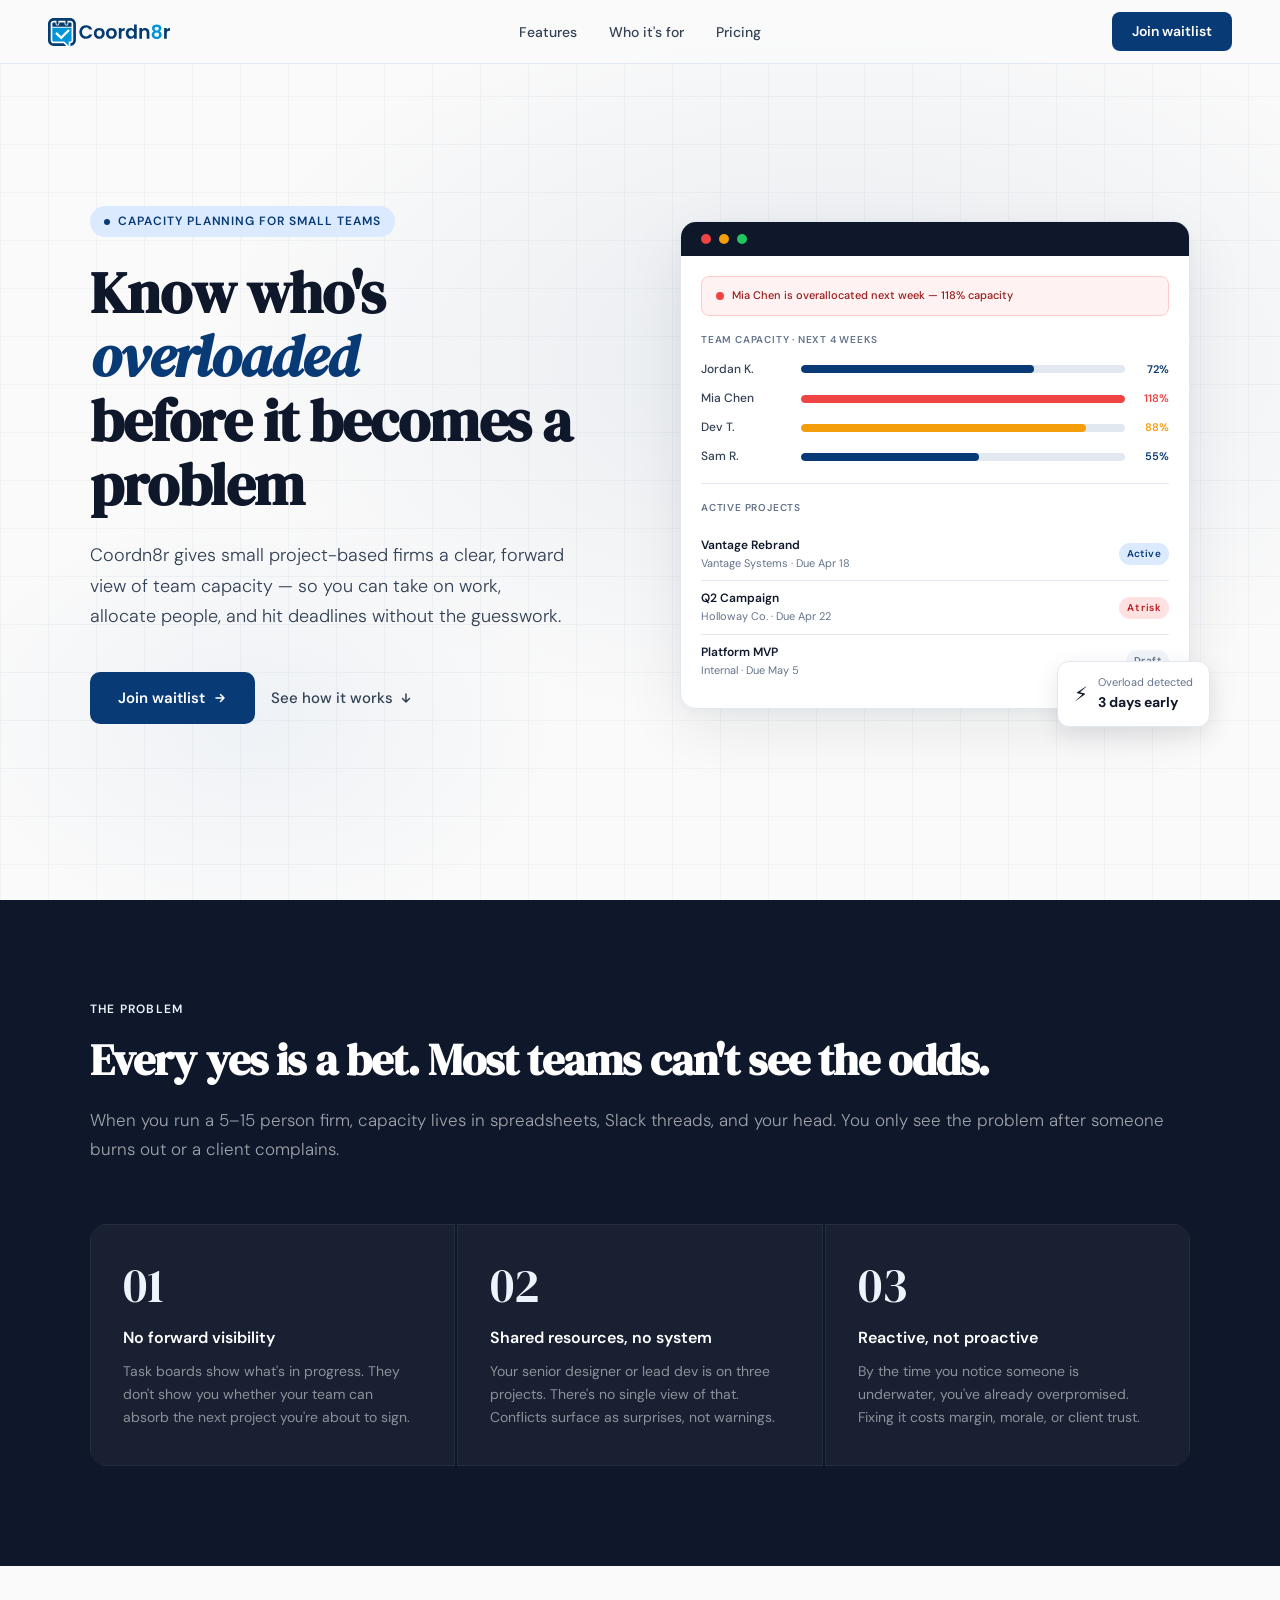
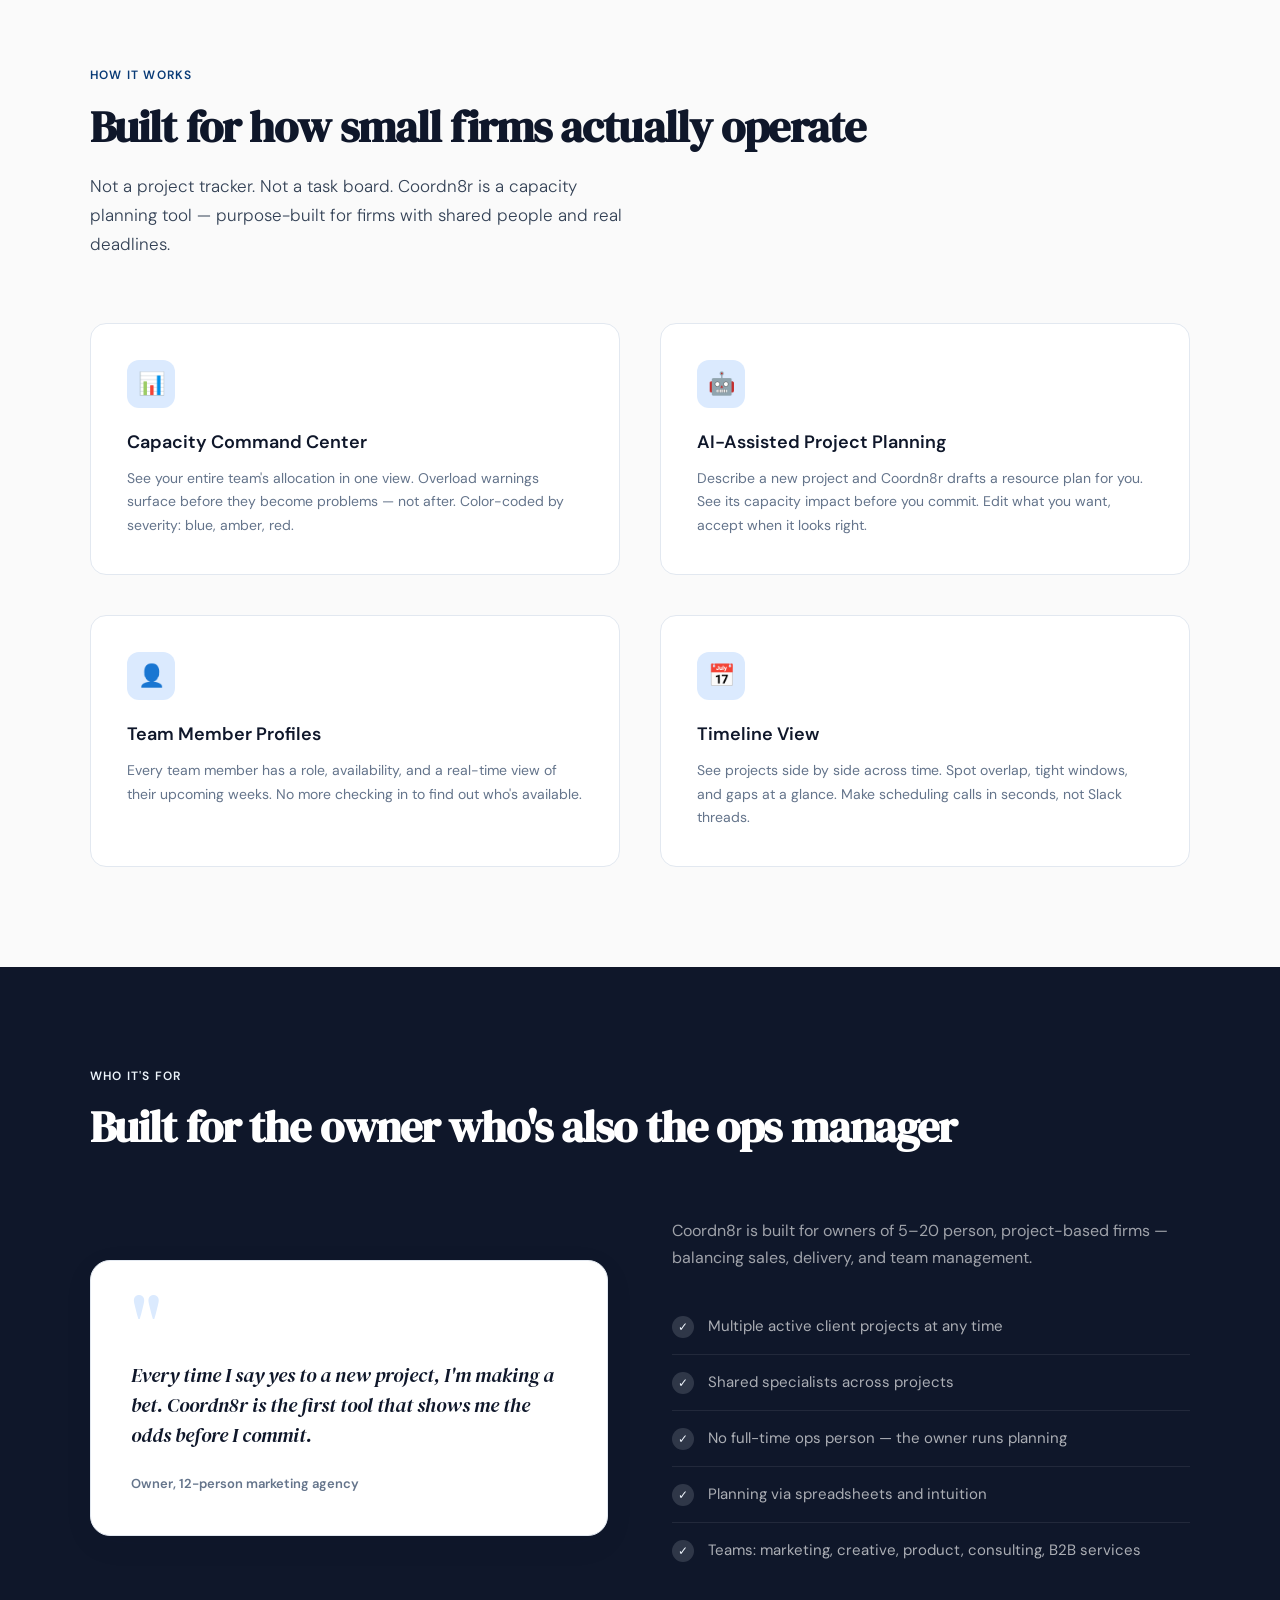
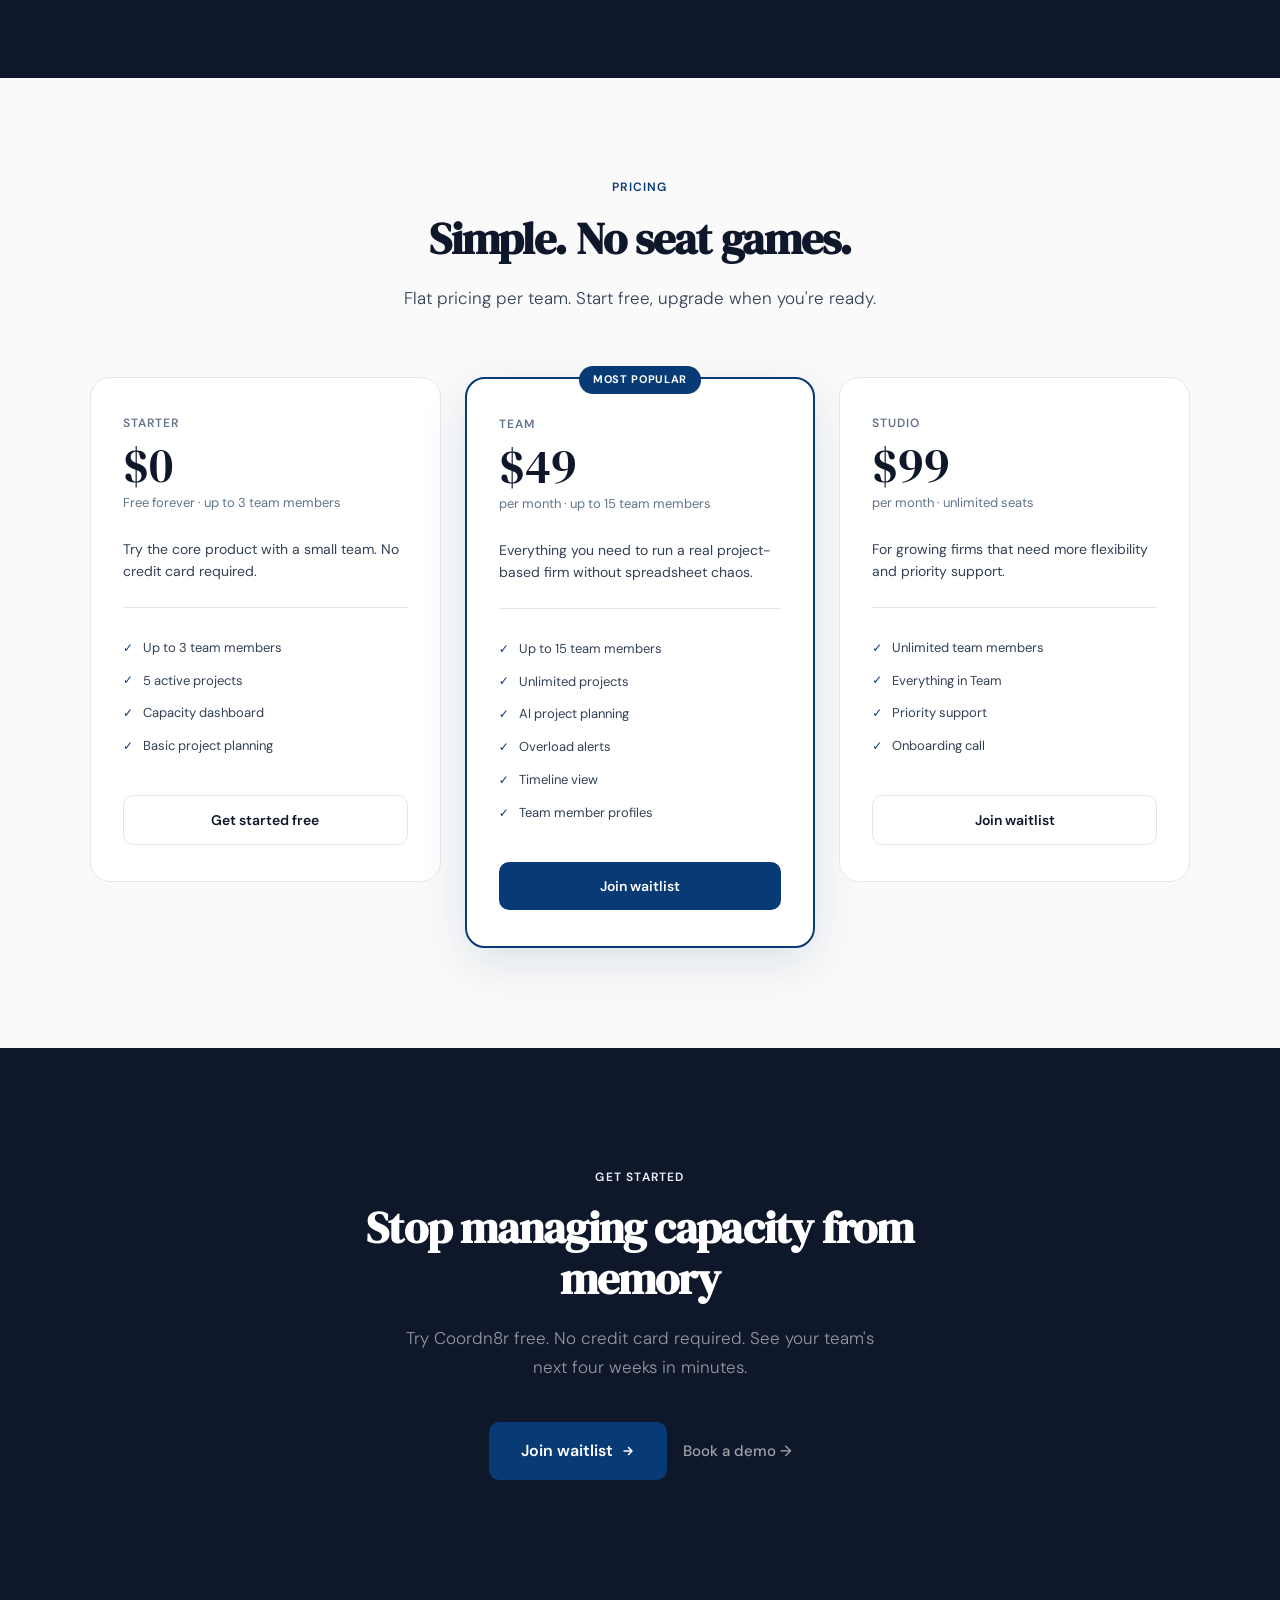
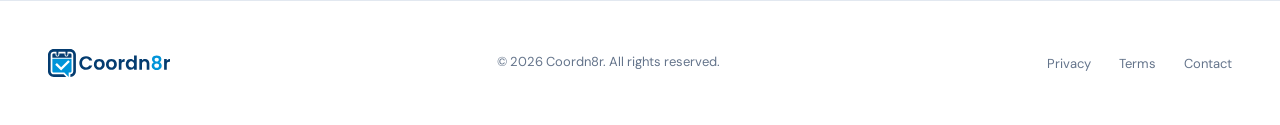
<file: index.html>
<!DOCTYPE html>
<html lang="en">
<head>
<meta charset="UTF-8">
<meta name="viewport" content="width=device-width, initial-scale=1.0">
<title>Coordn8r — Capacity Planning for Small Teams</title>
<meta name="description" content="Coordn8r gives small project-based firms a clear, forward view of team capacity. Know who's overloaded before it becomes a problem.">
<link rel="preconnect" href="https://fonts.googleapis.com">
<link rel="preconnect" href="https://fonts.gstatic.com" crossorigin>
<link href="https://fonts.googleapis.com/css2?family=DM+Serif+Display:ital@0;1&family=DM+Sans:wght@300;400;500;600&display=swap" rel="stylesheet">
<link rel="stylesheet" href="css/global.css">

<style>
  /* ── HERO ── */
  .hero {
    min-height: 100vh;
    display: flex;
    align-items: center;
    justify-content: center;
    padding: 110px 48px 80px;
    position: relative;
    overflow: hidden;
  }

  .hero-bg {
    position: absolute;
    inset: 0;
    background:
      radial-gradient(ellipse 70% 60% at 65% 40%, rgba(8,58,118,0.08) 0%, transparent 70%),
      radial-gradient(ellipse 40% 40% at 20% 80%, rgba(18,84,168,0.05) 0%, transparent 60%);
  }

  .hero-bg::after {
    content: '';
    position: absolute;
    inset: 0;
    background-image:
      linear-gradient(rgba(8,58,118,0.04) 1px, transparent 1px),
      linear-gradient(90deg, rgba(8,58,118,0.04) 1px, transparent 1px);
    background-size: 48px 48px;
  }

  .hero-inner {
    max-width: 1100px;
    width: 100%;
    display: grid;
    grid-template-columns: 1fr 1fr;
    gap: 80px;
    align-items: center;
    position: relative;
    z-index: 2;
  }

  .hero-eyebrow {
    display: inline-flex;
    align-items: center;
    gap: 8px;
    background: var(--blue-dim);
    color: var(--blue);
    font-size: 12px;
    font-weight: 600;
    letter-spacing: 0.08em;
    text-transform: uppercase;
    padding: 6px 14px;
    border-radius: 100px;
    margin-bottom: 24px;
  }

  .hero-eyebrow::before {
    content: '';
    width: 6px; height: 6px;
    background: var(--blue);
    border-radius: 50%;
  }

  .hero-headline {
    font-family: var(--font-serif);
    font-size: clamp(40px, 5vw, 58px);
    line-height: 1.1;
    letter-spacing: -0.02em;
    color: var(--navy);
    margin-bottom: 24px;
  }

  .hero-headline em {
    font-style: italic;
    color: var(--blue);
  }

  .hero-sub {
    font-size: 18px;
    font-weight: 300;
    color: var(--slate);
    line-height: 1.7;
    margin-bottom: 40px;
    max-width: 480px;
  }

  .hero-actions {
    display: flex;
    align-items: center;
    gap: 16px;
  }

  /* Dashboard mockup */
  .hero-visual { position: relative; }

  .dashboard-card {
    background: var(--white);
    border-radius: var(--radius-lg);
    border: 1px solid var(--border);
    box-shadow: 0 20px 60px rgba(15,23,42,0.08), 0 4px 16px rgba(15,23,42,0.04);
    overflow: hidden;
    animation: floatUp 0.8s cubic-bezier(0.16,1,0.3,1) both;
    animation-delay: 0.3s;
  }

  @keyframes floatUp {
    from { opacity: 0; transform: translateY(24px); }
    to   { opacity: 1; transform: translateY(0); }
  }

  .dashboard-topbar {
    background: var(--navy);
    padding: 12px 20px;
    display: flex;
    align-items: center;
    gap: 8px;
  }

  .db-dot { width: 10px; height: 10px; border-radius: 50%; }

  .dashboard-body { padding: 20px; }

  .db-section-label {
    font-size: 10px;
    font-weight: 600;
    letter-spacing: 0.08em;
    text-transform: uppercase;
    color: var(--muted);
    margin-bottom: 12px;
  }

  .capacity-row {
    display: flex;
    align-items: center;
    gap: 12px;
    margin-bottom: 10px;
  }

  .cap-name { font-size: 12px; font-weight: 500; color: var(--slate); width: 88px; flex-shrink: 0; }

  .cap-bar-track {
    flex: 1; height: 8px;
    background: var(--border);
    border-radius: 100px;
    overflow: hidden;
  }

  .cap-bar-fill { height: 100%; border-radius: 100px; transition: width 1s cubic-bezier(0.16,1,0.3,1); }
  .fill-ok   { background: var(--blue); }
  .fill-warn { background: var(--amber); }
  .fill-over { background: var(--red); }

  .cap-pct { font-size: 11px; font-weight: 600; width: 32px; text-align: right; }
  .pct-ok   { color: var(--blue); }
  .pct-warn { color: var(--amber); }
  .pct-over { color: var(--red); }

  .db-divider { height: 1px; background: var(--border); margin: 16px 0; }

  .proj-row {
    display: flex;
    align-items: center;
    justify-content: space-between;
    padding: 8px 0;
    border-bottom: 1px solid var(--border);
  }
  .proj-row:last-child { border-bottom: none; }

  .proj-name { font-size: 12px; font-weight: 600; color: var(--navy); }
  .proj-client { font-size: 11px; color: var(--muted); }

  .proj-tag {
    font-size: 10px; font-weight: 600;
    padding: 3px 8px; border-radius: 100px; letter-spacing: 0.04em;
  }
  .tag-active  { background: var(--blue-dim); color: var(--blue); }
  .tag-at-risk { background: var(--red-bg); color: var(--red-text); }
  .tag-draft   { background: #F1F5F9; color: var(--muted); }

  .alert-chip {
    display: flex; align-items: center; gap: 8px;
    background: #FEF2F2;
    border: 1px solid #FECACA;
    border-radius: var(--radius-sm);
    padding: 10px 14px;
    margin-bottom: 16px;
  }
  .alert-dot { width: 8px; height: 8px; background: var(--red); border-radius: 50%; flex-shrink: 0; }
  .alert-text { font-size: 11px; color: #991B1B; font-weight: 500; }

  .floating-badge {
    position: absolute;
    bottom: -18px; right: -20px;
    background: var(--white);
    border: 1px solid var(--border);
    border-radius: var(--radius-md);
    padding: 12px 16px;
    box-shadow: 0 8px 24px rgba(15,23,42,0.1);
    display: flex; align-items: center; gap: 10px;
    animation: floatUp 0.8s cubic-bezier(0.16,1,0.3,1) both;
    animation-delay: 0.6s;
  }
  .badge-icon { font-size: 20px; }
  .badge-label { font-size: 11px; color: var(--muted); }
  .badge-value { font-size: 14px; font-weight: 700; color: var(--navy); }

  /* ── PROBLEM ── */
  .problem { background: var(--navy); }
  .problem .section-label { color: var(--blue-pale); }
  .problem .section-headline { color: white; }
  .problem .section-sub { color: rgba(255,255,255,0.6); max-width: 100%; }

  .problem-grid {
    display: grid;
    grid-template-columns: repeat(3, 1fr);
    gap: 2px;
    margin-top: 60px;
    border-radius: var(--radius-lg);
    overflow: hidden;
  }

  .problem-card {
    background: rgba(255,255,255,0.04);
    padding: 36px 32px;
    border: 1px solid rgba(255,255,255,0.06);
    transition: background 0.2s;
  }
  .problem-card:hover { background: rgba(255,255,255,0.07); }

  .problem-number {
    font-family: var(--font-serif);
    font-size: 48px;
    color: var(--blue-pale);
    line-height: 1;
    margin-bottom: 16px;
  }

  .problem-card h3 { font-size: 16px; font-weight: 600; color: white; margin-bottom: 10px; }
  .problem-card p  { font-size: 14px; color: rgba(255,255,255,0.5); line-height: 1.65; }

  /* ── FEATURES ── */
  .features-grid {
    display: grid;
    grid-template-columns: repeat(2, 1fr);
    gap: 40px;
    margin-top: 64px;
  }

  .feature-card {
    background: var(--white);
    border: 1px solid var(--border);
    border-radius: var(--radius-lg);
    padding: 36px;
    transition: box-shadow 0.2s, transform 0.2s;
  }
  .feature-card:hover { box-shadow: 0 12px 40px rgba(15,23,42,0.07); transform: translateY(-2px); }

  .feature-icon {
    width: 48px; height: 48px;
    border-radius: var(--radius-md);
    background: var(--blue-dim);
    display: flex; align-items: center; justify-content: center;
    margin-bottom: 20px;
    font-size: 22px;
  }

  .feature-card h3 { font-size: 18px; font-weight: 600; color: var(--navy); margin-bottom: 10px; }
  .feature-card p  { font-size: 14px; color: var(--muted); line-height: 1.7; }

  /* ── WHO ── */
  .who { background: var(--navy); }
  .who .section-label { color: var(--blue-pale); }
  .who .section-headline { color: white; }

  .who-grid {
    display: grid;
    grid-template-columns: 1fr 1fr;
    gap: 64px;
    align-items: center;
    margin-top: 64px;
  }

  .quote-card {
    background: var(--white);
    border: 1px solid var(--border);
    border-radius: var(--radius-xl);
    padding: 40px;
    box-shadow: 0 8px 32px rgba(15,23,42,0.05);
    position: relative;
  }

  .quote-mark {
    font-family: var(--font-serif);
    font-size: 72px;
    line-height: 0.6;
    color: var(--blue-dim);
    margin-bottom: 16px;
    display: block;
  }

  .quote-card blockquote {
    font-family: var(--font-serif);
    font-size: 20px;
    line-height: 1.5;
    color: var(--navy);
    margin-bottom: 24px;
    font-style: italic;
  }

  .quote-attrib { font-size: 13px; font-weight: 600; color: var(--muted); }

  .who-list { list-style: none; }

  .who-list li {
    display: flex;
    align-items: flex-start;
    gap: 14px;
    padding: 16px 0;
    border-bottom: 1px solid rgba(255,255,255,0.08);
    font-size: 15px;
    color: rgba(255,255,255,0.65);
    line-height: 1.5;
  }
  .who-list li:last-child { border-bottom: none; }

  .who-check {
    width: 22px; height: 22px;
    border-radius: 50%;
    background: rgba(237,244,251,0.15);
    color: var(--blue-pale);
    display: flex; align-items: center; justify-content: center;
    font-size: 12px;
    flex-shrink: 0;
    margin-top: 1px;
  }

  /* ── PRICING ── */
  .pricing-grid {
    display: grid;
    grid-template-columns: repeat(3, 1fr);
    gap: 24px;
    margin-top: 64px;
    align-items: start;
  }

  .price-card {
    background: var(--white);
    border: 1px solid var(--border);
    border-radius: var(--radius-xl);
    padding: 36px 32px;
    transition: box-shadow 0.2s;
  }
  .price-card:hover { box-shadow: 0 12px 40px rgba(15,23,42,0.07); }

  .price-card.featured {
    border-color: var(--blue);
    border-width: 2px;
    box-shadow: 0 16px 48px rgba(8,58,118,0.12);
    position: relative;
  }

  .featured-chip {
    position: absolute;
    top: -13px; left: 50%;
    transform: translateX(-50%);
    background: var(--blue);
    color: white;
    font-size: 11px; font-weight: 700;
    letter-spacing: 0.06em; text-transform: uppercase;
    padding: 5px 14px; border-radius: 100px;
    white-space: nowrap;
  }

  .price-tier { font-size: 12px; font-weight: 600; letter-spacing: 0.08em; text-transform: uppercase; color: var(--muted); margin-bottom: 8px; }
  .price-amount { font-family: var(--font-serif); font-size: 48px; color: var(--navy); line-height: 1; margin-bottom: 4px; }
  .price-per { font-size: 13px; color: var(--muted); margin-bottom: 24px; }
  .price-desc { font-size: 14px; color: var(--slate); line-height: 1.6; margin-bottom: 24px; padding-bottom: 24px; border-bottom: 1px solid var(--border); }

  .price-features { list-style: none; margin-bottom: 32px; }
  .price-features li { font-size: 13px; color: var(--slate); padding: 6px 0; display: flex; align-items: center; gap: 10px; }
  .price-features li::before { content: '✓'; color: var(--blue); font-weight: 700; font-size: 12px; flex-shrink: 0; }

  .btn-pricing { display: block; text-align: center; padding: 13px; border-radius: 10px; font-size: 14px; font-weight: 600; text-decoration: none; transition: all 0.15s; }
  .btn-pricing-outline { border: 1.5px solid var(--border); color: var(--navy); }
  .btn-pricing-outline:hover { border-color: var(--blue); color: var(--blue); }
  .btn-pricing-solid { background: var(--blue); color: white; }
  .btn-pricing-solid:hover { background: #052B5C; }

  /* ── CTA ── */
  .cta-section { background: var(--navy); text-align: center; padding: 120px 48px; }
  .cta-section .section-label { color: var(--blue-pale); }
  .cta-section .section-headline { color: white; max-width: 600px; margin: 0 auto 20px; }
  .cta-section .section-sub { color: rgba(255,255,255,0.55); max-width: 480px; margin: 0 auto 40px; }

  .cta-actions { display: flex; align-items: center; justify-content: center; gap: 16px; }

  .btn-cta-secondary { color: rgba(255,255,255,0.6); font-size: 15px; font-weight: 500; text-decoration: none; transition: color 0.15s; }
  .btn-cta-secondary:hover { color: white; }

  .hero-text {
    animation: heroSlideIn 0.7s cubic-bezier(0.16,1,0.3,1) both;
  }
  @keyframes heroSlideIn {
    from { opacity: 0; transform: translateY(30px); }
    to   { opacity: 1; transform: translateY(0); }
  }

  @media (max-width: 900px) {
    .hero { padding: 100px 24px 60px; }
    .hero-inner { grid-template-columns: 1fr; gap: 48px; }
    .features-grid { grid-template-columns: 1fr; }
    .problem-grid { grid-template-columns: 1fr; }
    .who-grid { grid-template-columns: 1fr; gap: 40px; }
    .pricing-grid { grid-template-columns: 1fr; }
    .cta-section { padding: 80px 24px; }
  }
</style>
</head>
<body>

<!-- NAV -->
<nav>
  <a href="index.html" class="nav-logo">
    <img src="assets/logos/mark/coordn8r-mark.svg" alt="Coordn8r" class="logo-svg">
  </a>
  <ul class="nav-links">
    <li><a href="pages/features.html">Features</a></li>
    <li><a href="pages/who.html">Who it's for</a></li>
    <li><a href="pages/pricing.html">Pricing</a></li>
  </ul>
  <div class="nav-cta">
    <a href="pages/joinwaitlist.html" class="btn-nav">Join waitlist</a>
  </div>
  <button class="nav-hamburger" aria-label="Open menu" aria-expanded="false">
    <span></span><span></span><span></span>
  </button>
</nav>

<!-- HERO -->
<section class="hero">
  <div class="hero-bg"></div>
  <div class="hero-inner">
    <div class="hero-text">
      <div class="hero-eyebrow">Capacity planning for small teams</div>
      <h1 class="hero-headline">Know who's <em>overloaded</em><br>before it becomes a problem</h1>
      <p class="hero-sub">Coordn8r gives small project-based firms a clear, forward view of team capacity — so you can take on work, allocate people, and hit deadlines without the guesswork.</p>
      <div class="hero-actions">
        <a href="pages/joinwaitlist.html" class="btn-primary">
          Join waitlist
          <svg width="14" height="14" viewBox="0 0 14 14" fill="none"><path d="M3 7h8M7.5 3.5L11 7l-3.5 3.5" stroke="currentColor" stroke-width="1.5" stroke-linecap="round" stroke-linejoin="round"/></svg>
        </a>
        <a href="pages/features.html" class="btn-ghost">
          See how it works
          <svg width="14" height="14" viewBox="0 0 14 14" fill="none"><path d="M7 3v8M3.5 7.5L7 11l3.5-3.5" stroke="currentColor" stroke-width="1.5" stroke-linecap="round" stroke-linejoin="round"/></svg>
        </a>
      </div>
    </div>

    <div class="hero-visual">
      <div class="dashboard-card">
        <div class="dashboard-topbar">
          <div class="db-dot" style="background:#EF4444"></div>
          <div class="db-dot" style="background:#F59E0B"></div>
          <div class="db-dot" style="background:#22C55E"></div>
        </div>
        <div class="dashboard-body">
          <div class="alert-chip">
            <div class="alert-dot"></div>
            <div class="alert-text">Mia Chen is overallocated next week — 118% capacity</div>
          </div>
          <div class="db-section-label">Team capacity · Next 4 weeks</div>
          <div class="capacity-row">
            <span class="cap-name">Jordan K.</span>
            <div class="cap-bar-track"><div class="cap-bar-fill fill-ok" style="width:72%"></div></div>
            <span class="cap-pct pct-ok">72%</span>
          </div>
          <div class="capacity-row">
            <span class="cap-name">Mia Chen</span>
            <div class="cap-bar-track"><div class="cap-bar-fill fill-over" style="width:100%"></div></div>
            <span class="cap-pct pct-over">118%</span>
          </div>
          <div class="capacity-row">
            <span class="cap-name">Dev T.</span>
            <div class="cap-bar-track"><div class="cap-bar-fill fill-warn" style="width:88%"></div></div>
            <span class="cap-pct pct-warn">88%</span>
          </div>
          <div class="capacity-row">
            <span class="cap-name">Sam R.</span>
            <div class="cap-bar-track"><div class="cap-bar-fill fill-ok" style="width:55%"></div></div>
            <span class="cap-pct pct-ok">55%</span>
          </div>
          <div class="db-divider"></div>
          <div class="db-section-label">Active projects</div>
          <div class="proj-row">
            <div><div class="proj-name">Vantage Rebrand</div><div class="proj-client">Vantage Systems · Due Apr 18</div></div>
            <span class="proj-tag tag-active">Active</span>
          </div>
          <div class="proj-row">
            <div><div class="proj-name">Q2 Campaign</div><div class="proj-client">Holloway Co. · Due Apr 22</div></div>
            <span class="proj-tag tag-at-risk">At risk</span>
          </div>
          <div class="proj-row">
            <div><div class="proj-name">Platform MVP</div><div class="proj-client">Internal · Due May 5</div></div>
            <span class="proj-tag tag-draft">Draft</span>
          </div>
        </div>
      </div>
      <div class="floating-badge">
        <div class="badge-icon">⚡</div>
        <div>
          <div class="badge-label">Overload detected</div>
          <div class="badge-value">3 days early</div>
        </div>
      </div>
    </div>
  </div>
</section>

<!-- PROBLEM -->
<section class="problem">
  <div class="section-inner fade-in">
    <div class="section-label">The problem</div>
    <h2 class="section-headline">Every yes is a bet. Most teams can't see the odds.</h2>
    <p class="section-sub">When you run a 5–15 person firm, capacity lives in spreadsheets, Slack threads, and your head. You only see the problem after someone burns out or a client complains.</p>
    <div class="problem-grid">
      <div class="problem-card">
        <div class="problem-number">01</div>
        <h3>No forward visibility</h3>
        <p>Task boards show what's in progress. They don't show you whether your team can absorb the next project you're about to sign.</p>
      </div>
      <div class="problem-card">
        <div class="problem-number">02</div>
        <h3>Shared resources, no system</h3>
        <p>Your senior designer or lead dev is on three projects. There's no single view of that. Conflicts surface as surprises, not warnings.</p>
      </div>
      <div class="problem-card">
        <div class="problem-number">03</div>
        <h3>Reactive, not proactive</h3>
        <p>By the time you notice someone is underwater, you've already overpromised. Fixing it costs margin, morale, or client trust.</p>
      </div>
    </div>
  </div>
</section>

<!-- FEATURES -->
<section id="features">
  <div class="section-inner">
    <div class="fade-in">
      <div class="section-label">How it works</div>
      <h2 class="section-headline">Built for how small firms actually operate</h2>
      <p class="section-sub">Not a project tracker. Not a task board. Coordn8r is a capacity planning tool — purpose-built for firms with shared people and real deadlines.</p>
    </div>
    <div class="features-grid">
      <div class="feature-card fade-in">
        <div class="feature-icon">📊</div>
        <h3>Capacity Command Center</h3>
        <p>See your entire team's allocation in one view. Overload warnings surface before they become problems — not after. Color-coded by severity: blue, amber, red.</p>
      </div>
      <div class="feature-card fade-in">
        <div class="feature-icon">🤖</div>
        <h3>AI-Assisted Project Planning</h3>
        <p>Describe a new project and Coordn8r drafts a resource plan for you. See its capacity impact before you commit. Edit what you want, accept when it looks right.</p>
      </div>
      <div class="feature-card fade-in">
        <div class="feature-icon">👤</div>
        <h3>Team Member Profiles</h3>
        <p>Every team member has a role, availability, and a real-time view of their upcoming weeks. No more checking in to find out who's available.</p>
      </div>
      <div class="feature-card fade-in">
        <div class="feature-icon">📅</div>
        <h3>Timeline View</h3>
        <p>See projects side by side across time. Spot overlap, tight windows, and gaps at a glance. Make scheduling calls in seconds, not Slack threads.</p>
      </div>
    </div>
  </div>
</section>

<!-- WHO IT'S FOR -->
<section id="who" class="who">
  <div class="section-inner">
    <div class="fade-in">
      <div class="section-label">Who it's for</div>
      <h2 class="section-headline">Built for the owner who's also the ops manager</h2>
    </div>
    <div class="who-grid">
      <div class="fade-in">
        <div class="quote-card">
          <span class="quote-mark">"</span>
          <blockquote>Every time I say yes to a new project, I'm making a bet. Coordn8r is the first tool that shows me the odds before I commit.</blockquote>
          <div class="quote-attrib">Owner, 12-person marketing agency</div>
        </div>
      </div>
      <div class="fade-in">
        <p style="font-size:16px; color:rgba(255,255,255,0.6); margin-bottom:28px; line-height:1.7;">Coordn8r is built for owners of 5–20 person, project-based firms — balancing sales, delivery, and team management.</p>
        <ul class="who-list">
          <li><div class="who-check">✓</div>Multiple active client projects at any time</li>
          <li><div class="who-check">✓</div>Shared specialists across projects</li>
          <li><div class="who-check">✓</div>No full-time ops person — the owner runs planning</li>
          <li><div class="who-check">✓</div>Planning via spreadsheets and intuition</li>
          <li><div class="who-check">✓</div>Teams: marketing, creative, product, consulting, B2B services</li>
        </ul>
      </div>
    </div>
  </div>
</section>

<!-- PRICING -->
<section id="pricing">
  <div class="section-inner">
    <div class="fade-in" style="text-align:center; margin-bottom:0;">
      <div class="section-label">Pricing</div>
      <h2 class="section-headline">Simple. No seat games.</h2>
      <p class="section-sub" style="margin: 0 auto;">Flat pricing per team. Start free, upgrade when you're ready.</p>
    </div>
    <div class="pricing-grid">
      <div class="price-card fade-in">
        <div class="price-tier">Starter</div>
        <div class="price-amount">$0</div>
        <div class="price-per">Free forever · up to 3 team members</div>
        <div class="price-desc">Try the core product with a small team. No credit card required.</div>
        <ul class="price-features">
          <li>Up to 3 team members</li>
          <li>5 active projects</li>
          <li>Capacity dashboard</li>
          <li>Basic project planning</li>
        </ul>
        <a href="pages/joinwaitlist.html" class="btn-pricing btn-pricing-outline">Get started free</a>
      </div>
      <div class="price-card featured fade-in">
        <div class="featured-chip">Most popular</div>
        <div class="price-tier">Team</div>
        <div class="price-amount">$49</div>
        <div class="price-per">per month · up to 15 team members</div>
        <div class="price-desc">Everything you need to run a real project-based firm without spreadsheet chaos.</div>
        <ul class="price-features">
          <li>Up to 15 team members</li>
          <li>Unlimited projects</li>
          <li>AI project planning</li>
          <li>Overload alerts</li>
          <li>Timeline view</li>
          <li>Team member profiles</li>
        </ul>
        <a href="pages/joinwaitlist.html" class="btn-pricing btn-pricing-solid">Join waitlist</a>
      </div>
      <div class="price-card fade-in">
        <div class="price-tier">Studio</div>
        <div class="price-amount">$99</div>
        <div class="price-per">per month · unlimited seats</div>
        <div class="price-desc">For growing firms that need more flexibility and priority support.</div>
        <ul class="price-features">
          <li>Unlimited team members</li>
          <li>Everything in Team</li>
          <li>Priority support</li>
          <li>Onboarding call</li>
        </ul>
        <a href="pages/joinwaitlist.html" class="btn-pricing btn-pricing-outline">Join waitlist</a>
      </div>
    </div>
  </div>
</section>

<!-- CTA -->
<section class="cta-section">
  <div class="section-label">Get started</div>
  <h2 class="section-headline">Stop managing capacity from memory</h2>
  <p class="section-sub">Try Coordn8r free. No credit card required. See your team's next four weeks in minutes.</p>
  <div class="cta-actions">
    <a href="pages/joinwaitlist.html" class="btn-primary" style="font-size:16px; padding:16px 32px;">
      Join waitlist
      <svg width="14" height="14" viewBox="0 0 14 14" fill="none"><path d="M3 7h8M7.5 3.5L11 7l-3.5 3.5" stroke="currentColor" stroke-width="1.5" stroke-linecap="round" stroke-linejoin="round"/></svg>
    </a>
    <a href="pages/demo.html" class="btn-cta-secondary">Book a demo →</a>
  </div>
</section>

<!-- FOOTER -->
<footer>
  <a href="index.html" class="footer-logo">
    <img src="assets/logos/mark/coordn8r-mark.svg" alt="Coordn8r" class="logo-svg">
  </a>
  <span class="footer-copy">© 2026 Coordn8r. All rights reserved.</span>
  <ul class="footer-links">
    <li><a href="pages/privacy.html">Privacy</a></li>
    <li><a href="pages/terms.html">Terms</a></li>
    <li><a href="pages/contact.html">Contact</a></li>
  </ul>
</footer>

<script>
  const observer = new IntersectionObserver((entries) => {
    entries.forEach(entry => {
      if (entry.isIntersecting) {
        setTimeout(() => entry.target.classList.add('visible'), 80);
        observer.unobserve(entry.target);
      }
    });
  }, { threshold: 0.12 });
  document.querySelectorAll('.fade-in').forEach(el => observer.observe(el));

  document.querySelectorAll('.feature-card, .problem-card, .price-card').forEach((el, i) => {
    el.style.transitionDelay = `${i * 80}ms`;
  });

  const barObserver = new IntersectionObserver((entries) => {
    entries.forEach(entry => {
      if (entry.isIntersecting) {
        entry.target.querySelectorAll('.cap-bar-fill').forEach(fill => {
          const w = fill.style.width;
          fill.style.width = '0';
          requestAnimationFrame(() => setTimeout(() => { fill.style.width = w; }, 100));
        });
        barObserver.unobserve(entry.target);
      }
    });
  }, { threshold: 0.5 });
  document.querySelectorAll('.dashboard-card').forEach(el => barObserver.observe(el));
</script>
<script src="js/nav.js"></script>
</body>
</html>
</file>
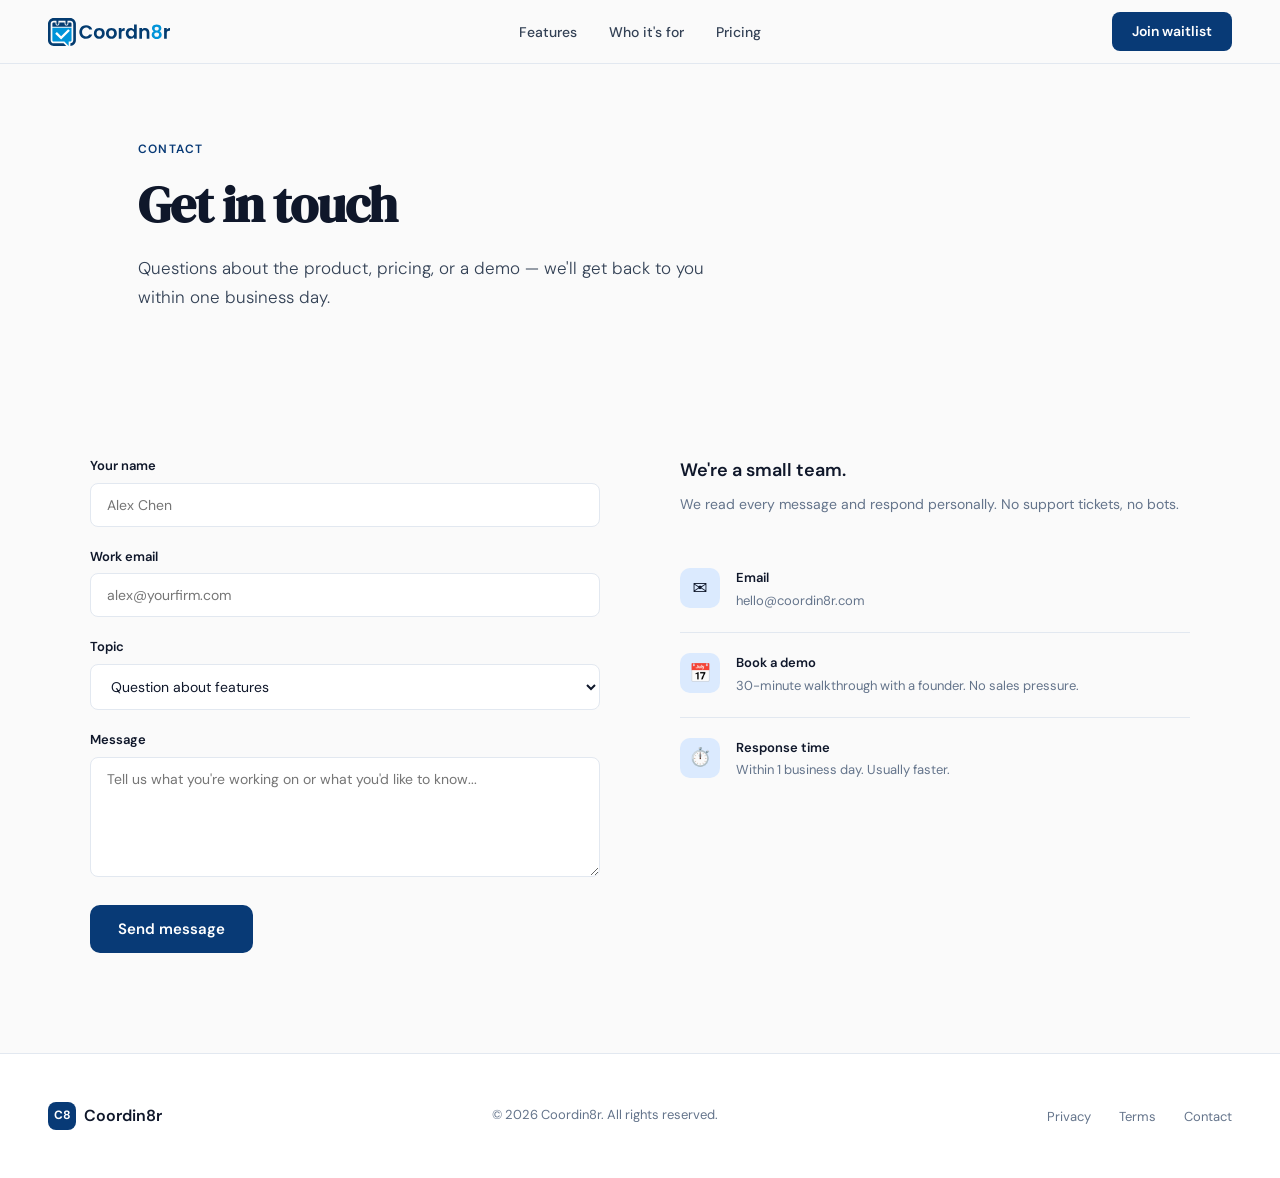
<file: pages/contact.html>
<!DOCTYPE html>
<html lang="en">
<head>
<meta charset="UTF-8">
<meta name="viewport" content="width=device-width, initial-scale=1.0">
<title>Contact — Coordin8r</title>
<link rel="preconnect" href="https://fonts.googleapis.com">
<link rel="preconnect" href="https://fonts.gstatic.com" crossorigin>
<link href="https://fonts.googleapis.com/css2?family=DM+Serif+Display:ital@0;1&family=DM+Sans:wght@300;400;500;600&display=swap" rel="stylesheet">
<link rel="stylesheet" href="../css/global.css">
<style>
  .contact-grid {
    display: grid;
    grid-template-columns: 1fr 1fr;
    gap: 80px;
    margin-top: 64px;
    align-items: start;
  }

  .contact-form .form-group { margin-bottom: 20px; }
  .contact-form label { display: block; font-size: 13px; font-weight: 600; color: var(--navy); margin-bottom: 6px; }
  .contact-form input,
  .contact-form textarea,
  .contact-form select {
    width: 100%;
    padding: 12px 16px;
    border: 1.5px solid var(--border);
    border-radius: var(--radius-sm);
    font-family: var(--font-sans);
    font-size: 14px;
    color: var(--navy);
    background: var(--white);
    transition: border-color 0.15s;
    outline: none;
  }
  .contact-form input:focus,
  .contact-form textarea:focus { border-color: var(--blue); }
  .contact-form textarea { resize: vertical; min-height: 120px; }

  .btn-submit { background: var(--blue); color: white; padding: 14px 28px; border-radius: 10px; font-size: 15px; font-weight: 600; border: none; cursor: pointer; font-family: var(--font-sans); transition: background 0.15s; }
  .btn-submit:hover { background: #052B5C; }

  .contact-info h3 { font-size: 18px; font-weight: 600; color: var(--navy); margin-bottom: 8px; }
  .contact-info p  { font-size: 14px; color: var(--muted); line-height: 1.7; margin-bottom: 32px; }

  .contact-channel {
    display: flex;
    align-items: flex-start;
    gap: 16px;
    padding: 20px 0;
    border-bottom: 1px solid var(--border);
  }
  .contact-channel:last-child { border-bottom: none; }

  .channel-icon {
    width: 40px; height: 40px;
    border-radius: 10px;
    background: var(--blue-dim);
    display: flex; align-items: center; justify-content: center;
    font-size: 18px;
    flex-shrink: 0;
  }

  .channel-label { font-size: 13px; font-weight: 600; color: var(--navy); margin-bottom: 2px; }
  .channel-value { font-size: 13px; color: var(--muted); }

  @media (max-width: 900px) {
    .contact-grid { grid-template-columns: 1fr; gap: 48px; }
  }
</style>
</head>
<body>

<nav>
  <a href="../index.html" class="nav-logo">
    <img src="../assets/logos/mark/coordn8r-mark.svg" alt="Coordin8r" class="logo-svg">
  </a>
  <ul class="nav-links">
    <li><a href="features.html">Features</a></li>
    <li><a href="who.html">Who it's for</a></li>
    <li><a href="pricing.html">Pricing</a></li>
  </ul>
  <div class="nav-cta">
    <a href="joinwaitlist.html" class="btn-nav">Join waitlist</a>
  </div>
  <button class="nav-hamburger" aria-label="Open menu" aria-expanded="false">
    <span></span><span></span><span></span>
  </button>
</nav>

<div class="page-hero">
  <div class="section-label">Contact</div>
  <h1 class="section-headline">Get in touch</h1>
  <p class="section-sub">Questions about the product, pricing, or a demo — we'll get back to you within one business day.</p>
</div>

<section style="padding-top:0;">
  <div class="section-inner">
    <div class="contact-grid">

      <div class="contact-form fade-in">
        <div class="form-group">
          <label>Your name</label>
          <input type="text" placeholder="Alex Chen">
        </div>
        <div class="form-group">
          <label>Work email</label>
          <input type="email" placeholder="alex@yourfirm.com">
        </div>
        <div class="form-group">
          <label>Topic</label>
          <select>
            <option>Question about features</option>
            <option>Pricing or billing</option>
            <option>Book a demo</option>
            <option>Partnership</option>
            <option>Other</option>
          </select>
        </div>
        <div class="form-group">
          <label>Message</label>
          <textarea placeholder="Tell us what you're working on or what you'd like to know..."></textarea>
        </div>
        <button class="btn-submit">Send message</button>
      </div>

      <div class="contact-info fade-in">
        <h3>We're a small team.</h3>
        <p>We read every message and respond personally. No support tickets, no bots.</p>

        <div class="contact-channel">
          <div class="channel-icon">✉️</div>
          <div>
            <div class="channel-label">Email</div>
            <div class="channel-value">hello@coordin8r.com</div>
          </div>
        </div>
        <div class="contact-channel">
          <div class="channel-icon">📅</div>
          <div>
            <div class="channel-label">Book a demo</div>
            <div class="channel-value">30-minute walkthrough with a founder. No sales pressure.</div>
          </div>
        </div>
        <div class="contact-channel">
          <div class="channel-icon">⏱️</div>
          <div>
            <div class="channel-label">Response time</div>
            <div class="channel-value">Within 1 business day. Usually faster.</div>
          </div>
        </div>
      </div>

    </div>
  </div>
</section>

<footer>
  <a href="../index.html" class="footer-logo">
    <div class="logo-mark" style="width:28px;height:28px;font-size:12px;">C8</div>
    Coordin8r
  </a>
  <span class="footer-copy">© 2026 Coordin8r. All rights reserved.</span>
  <ul class="footer-links">
    <li><a href="privacy.html">Privacy</a></li>
    <li><a href="terms.html">Terms</a></li>
    <li><a href="contact.html">Contact</a></li>
  </ul>
</footer>

<script>
  const observer = new IntersectionObserver(entries => {
    entries.forEach(e => { if (e.isIntersecting) { e.target.classList.add('visible'); observer.unobserve(e.target); } });
  }, { threshold: 0.1 });
  document.querySelectorAll('.fade-in').forEach(el => observer.observe(el));
</script>
<script src="../js/nav.js"></script>
</body>
</html>
</file>
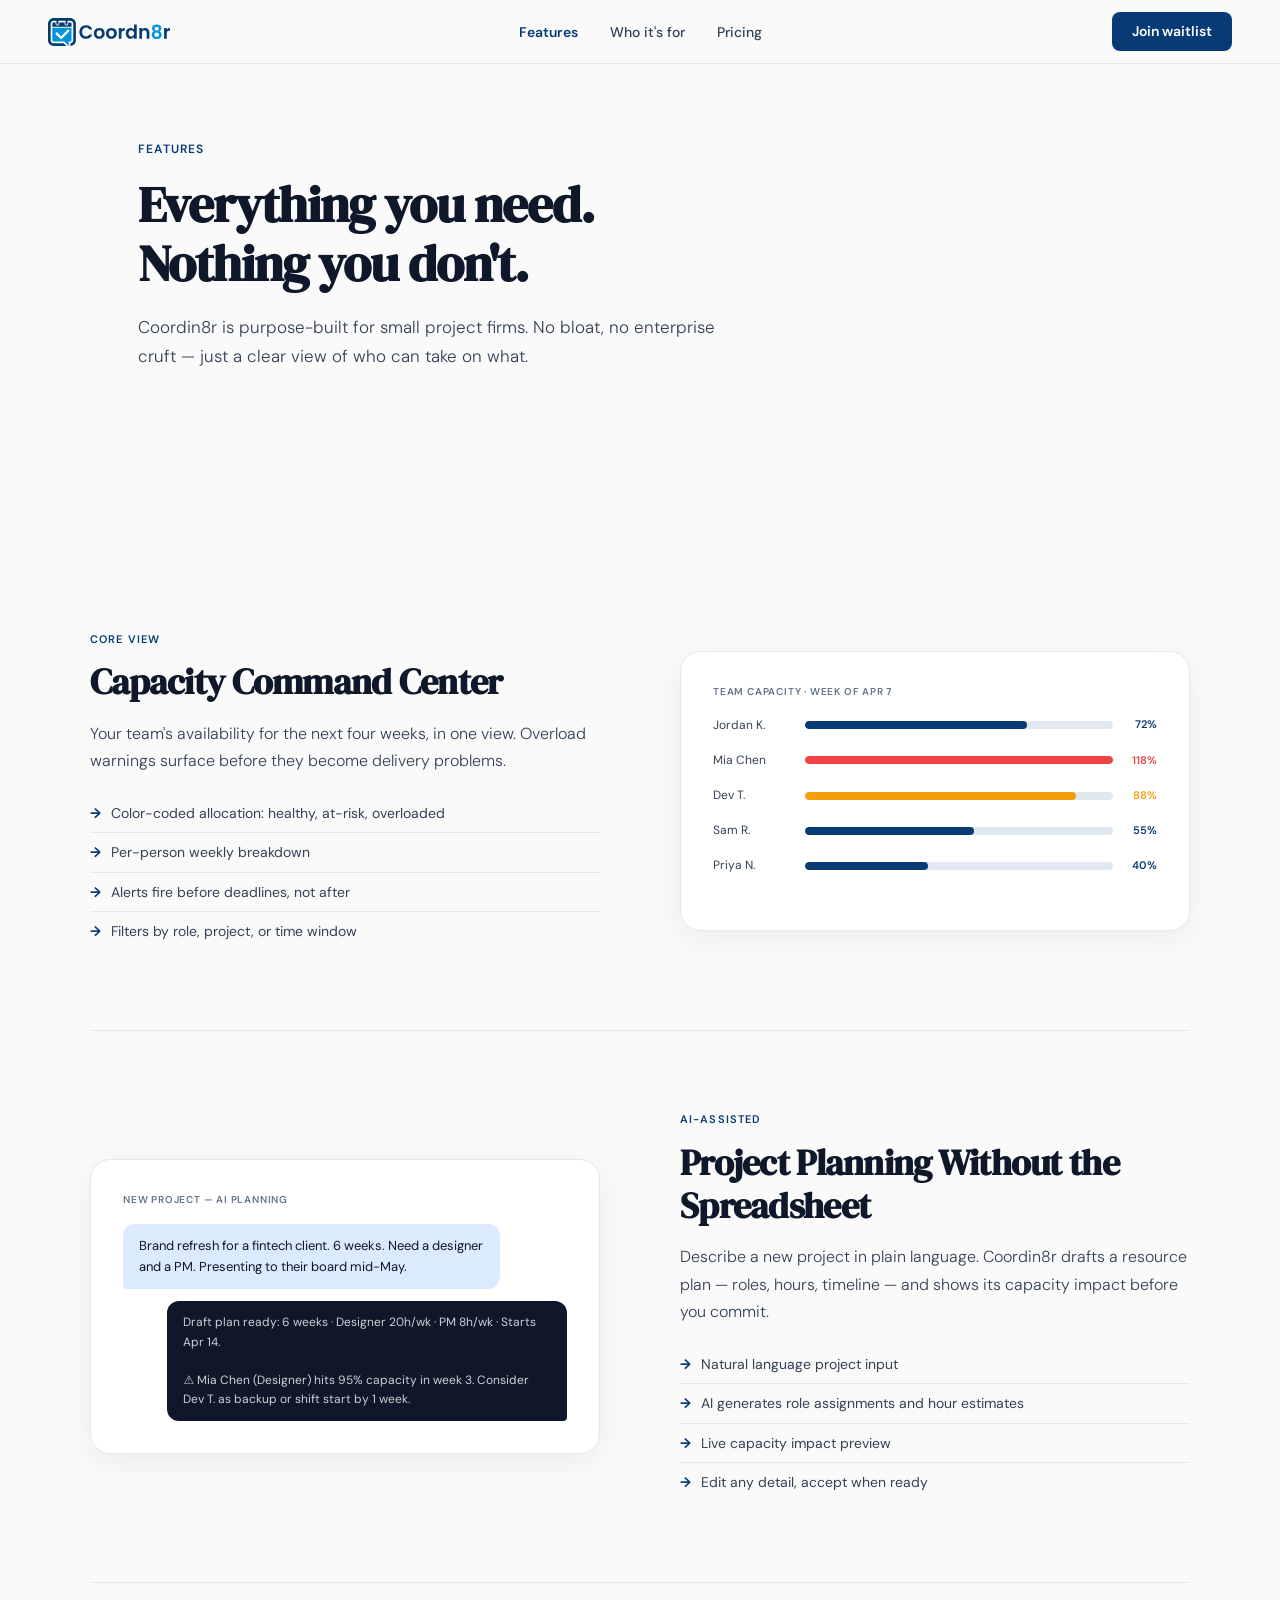
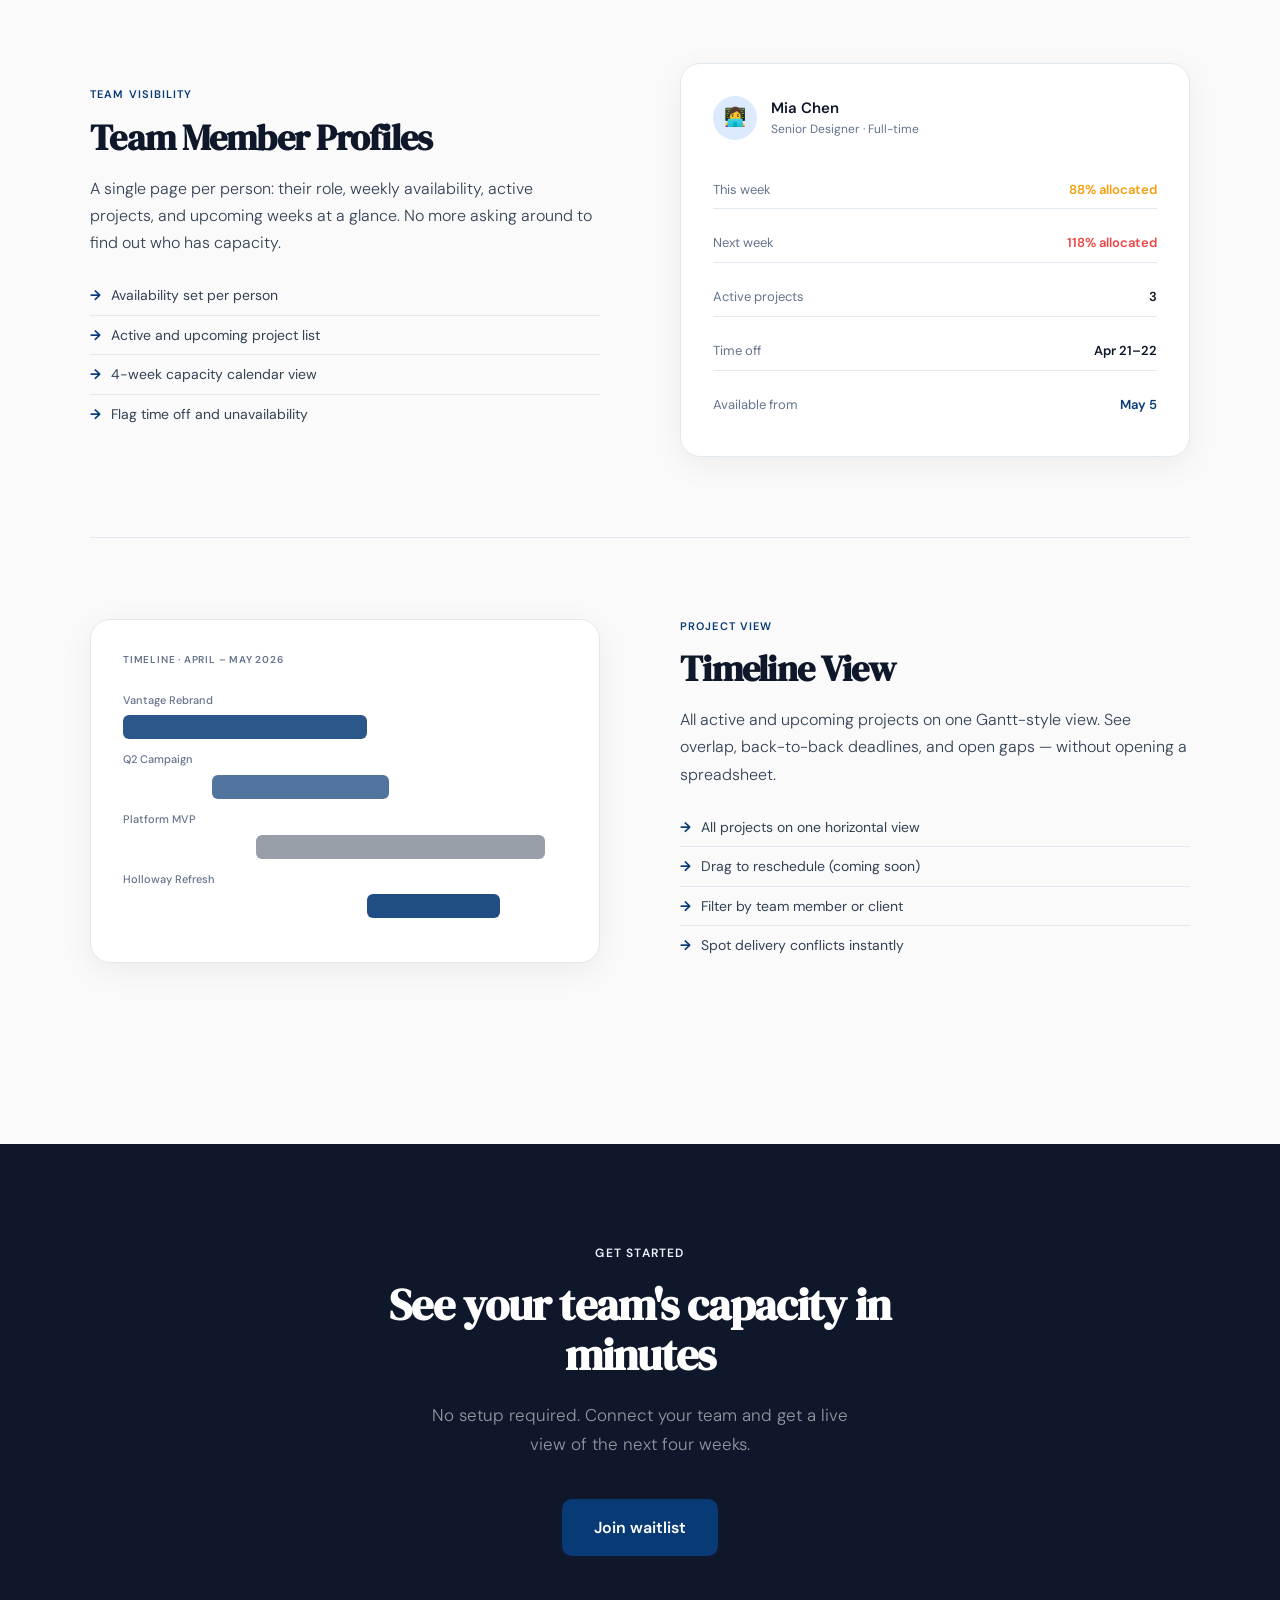
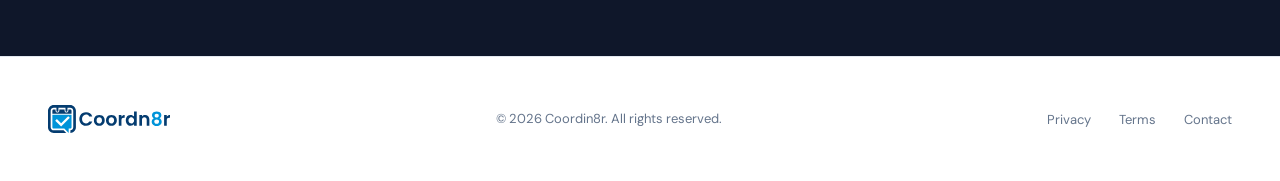
<file: pages/features.html>
<!DOCTYPE html>
<html lang="en">
<head>
<meta charset="UTF-8">
<meta name="viewport" content="width=device-width, initial-scale=1.0">
<title>Features — Coordin8r</title>
<meta name="description" content="Capacity Command Center, AI project planning, team profiles, and timeline view. Everything a small firm needs to stay ahead of overload.">
<link rel="preconnect" href="https://fonts.googleapis.com">
<link rel="preconnect" href="https://fonts.gstatic.com" crossorigin>
<link href="https://fonts.googleapis.com/css2?family=DM+Serif+Display:ital@0;1&family=DM+Sans:wght@300;400;500;600&display=swap" rel="stylesheet">
<link rel="stylesheet" href="../css/global.css">
<style>
  .feature-detail {
    display: grid;
    grid-template-columns: 1fr 1fr;
    gap: 80px;
    align-items: center;
    padding: 80px 0;
    border-bottom: 1px solid var(--border);
  }
  .feature-detail:last-child { border-bottom: none; }
  .feature-detail.reverse { direction: rtl; }
  .feature-detail.reverse > * { direction: ltr; }

  .feature-detail-label {
    font-size: 11px;
    font-weight: 600;
    letter-spacing: 0.1em;
    text-transform: uppercase;
    color: var(--blue);
    margin-bottom: 12px;
  }

  .feature-detail h2 {
    font-family: var(--font-serif);
    font-size: clamp(26px, 3vw, 36px);
    line-height: 1.2;
    letter-spacing: -0.02em;
    color: var(--navy);
    margin-bottom: 16px;
  }

  .feature-detail p {
    font-size: 16px;
    color: var(--slate);
    line-height: 1.7;
    margin-bottom: 20px;
    font-weight: 300;
  }

  .feature-points { list-style: none; margin-top: 8px; }
  .feature-points li {
    font-size: 14px;
    color: var(--slate);
    padding: 8px 0;
    border-bottom: 1px solid var(--border);
    display: flex;
    gap: 10px;
    align-items: flex-start;
  }
  .feature-points li:last-child { border-bottom: none; }
  .feature-points li::before { content: '→'; color: var(--blue); font-weight: 700; flex-shrink: 0; }

  .feature-visual {
    background: var(--white);
    border: 1px solid var(--border);
    border-radius: var(--radius-xl);
    padding: 32px;
    box-shadow: 0 8px 32px rgba(15,23,42,0.06);
    min-height: 280px;
    display: flex;
    flex-direction: column;
    gap: 16px;
  }

  .visual-label {
    font-size: 10px;
    font-weight: 600;
    letter-spacing: 0.08em;
    text-transform: uppercase;
    color: var(--muted);
  }

  /* Capacity viz */
  .mini-row { display: flex; align-items: center; gap: 12px; }
  .mini-name { font-size: 12px; color: var(--slate); width: 80px; flex-shrink: 0; }
  .mini-track { flex: 1; height: 8px; background: var(--border); border-radius: 100px; overflow: hidden; }
  .mini-fill  { height: 100%; border-radius: 100px; }
  .mini-pct  { font-size: 11px; font-weight: 600; width: 32px; text-align: right; }

  /* AI prompt viz */
  .ai-bubble {
    background: var(--blue-dim);
    border-radius: 12px 12px 12px 4px;
    padding: 12px 16px;
    font-size: 13px;
    color: var(--navy);
    max-width: 85%;
  }

  .ai-response {
    background: var(--navy);
    border-radius: 12px 12px 4px 12px;
    padding: 12px 16px;
    font-size: 12px;
    color: rgba(255,255,255,0.8);
    max-width: 90%;
    align-self: flex-end;
    line-height: 1.6;
  }

  .ai-chat { display: flex; flex-direction: column; gap: 12px; }

  /* Timeline viz */
  .timeline-bar-row { margin-bottom: 12px; }
  .timeline-bar-label { font-size: 11px; color: var(--muted); margin-bottom: 6px; font-weight: 500; }
  .timeline-bar {
    height: 24px;
    border-radius: 6px;
    background: var(--blue);
    opacity: 0.85;
    position: relative;
  }

  /* Profile viz */
  .profile-header { display: flex; align-items: center; gap: 14px; margin-bottom: 16px; }
  .profile-avatar {
    width: 44px; height: 44px;
    border-radius: 50%;
    background: var(--blue-dim);
    display: flex; align-items: center; justify-content: center;
    font-size: 18px;
  }
  .profile-name { font-size: 15px; font-weight: 600; color: var(--navy); }
  .profile-role { font-size: 12px; color: var(--muted); }
  .profile-stat { display: flex; justify-content: space-between; padding: 8px 0; border-bottom: 1px solid var(--border); font-size: 13px; }
  .profile-stat:last-child { border-bottom: none; }
  .stat-label { color: var(--muted); }
  .stat-value { font-weight: 600; color: var(--navy); }
  .stat-value.warn { color: var(--amber); }
  .stat-value.ok { color: var(--blue); }

  @media (max-width: 900px) {
    .feature-detail { grid-template-columns: 1fr; gap: 40px; }
    .feature-detail.reverse { direction: ltr; }
  }
</style>
</head>
<body>

<nav>
  <a href="../index.html" class="nav-logo">
    <img src="../assets/logos/mark/coordn8r-mark.svg" alt="Coordin8r" class="logo-svg">
  </a>
  <ul class="nav-links">
    <li><a href="features.html" class="active">Features</a></li>
    <li><a href="who.html">Who it's for</a></li>
    <li><a href="pricing.html">Pricing</a></li>
  </ul>
  <div class="nav-cta">
    <a href="joinwaitlist.html" class="btn-nav">Join waitlist</a>
  </div>
  <button class="nav-hamburger" aria-label="Open menu" aria-expanded="false">
    <span></span><span></span><span></span>
  </button>
</nav>

<div class="page-hero">
  <div class="section-label">Features</div>
  <h1 class="section-headline">Everything you need.<br>Nothing you don't.</h1>
  <p class="section-sub">Coordin8r is purpose-built for small project firms. No bloat, no enterprise cruft — just a clear view of who can take on what.</p>
</div>

<section>
  <div class="section-inner">

    <!-- Feature 1: Capacity Command Center -->
    <div class="feature-detail fade-in">
      <div>
        <div class="feature-detail-label">Core view</div>
        <h2>Capacity Command Center</h2>
        <p>Your team's availability for the next four weeks, in one view. Overload warnings surface before they become delivery problems.</p>
        <ul class="feature-points">
          <li>Color-coded allocation: healthy, at-risk, overloaded</li>
          <li>Per-person weekly breakdown</li>
          <li>Alerts fire before deadlines, not after</li>
          <li>Filters by role, project, or time window</li>
        </ul>
      </div>
      <div class="feature-visual fade-in">
        <div class="visual-label">Team capacity · Week of Apr 7</div>
        <div class="mini-row"><span class="mini-name">Jordan K.</span><div class="mini-track"><div class="mini-fill" style="width:72%;background:var(--blue)"></div></div><span class="mini-pct" style="color:var(--blue)">72%</span></div>
        <div class="mini-row"><span class="mini-name">Mia Chen</span><div class="mini-track"><div class="mini-fill" style="width:100%;background:var(--red)"></div></div><span class="mini-pct" style="color:var(--red)">118%</span></div>
        <div class="mini-row"><span class="mini-name">Dev T.</span><div class="mini-track"><div class="mini-fill" style="width:88%;background:var(--amber)"></div></div><span class="mini-pct" style="color:var(--amber)">88%</span></div>
        <div class="mini-row"><span class="mini-name">Sam R.</span><div class="mini-track"><div class="mini-fill" style="width:55%;background:var(--blue)"></div></div><span class="mini-pct" style="color:var(--blue)">55%</span></div>
        <div class="mini-row"><span class="mini-name">Priya N.</span><div class="mini-track"><div class="mini-fill" style="width:40%;background:var(--blue)"></div></div><span class="mini-pct" style="color:var(--blue)">40%</span></div>
      </div>
    </div>

    <!-- Feature 2: AI Planning -->
    <div class="feature-detail reverse fade-in">
      <div>
        <div class="feature-detail-label">AI-assisted</div>
        <h2>Project Planning Without the Spreadsheet</h2>
        <p>Describe a new project in plain language. Coordin8r drafts a resource plan — roles, hours, timeline — and shows its capacity impact before you commit.</p>
        <ul class="feature-points">
          <li>Natural language project input</li>
          <li>AI generates role assignments and hour estimates</li>
          <li>Live capacity impact preview</li>
          <li>Edit any detail, accept when ready</li>
        </ul>
      </div>
      <div class="feature-visual fade-in">
        <div class="visual-label">New project — AI planning</div>
        <div class="ai-chat">
          <div class="ai-bubble">Brand refresh for a fintech client. 6 weeks. Need a designer and a PM. Presenting to their board mid-May.</div>
          <div class="ai-response">Draft plan ready: 6 weeks · Designer 20h/wk · PM 8h/wk · Starts Apr 14. <br><br>⚠️ Mia Chen (Designer) hits 95% capacity in week 3. Consider Dev T. as backup or shift start by 1 week.</div>
        </div>
      </div>
    </div>

    <!-- Feature 3: Team Profiles -->
    <div class="feature-detail fade-in">
      <div>
        <div class="feature-detail-label">Team visibility</div>
        <h2>Team Member Profiles</h2>
        <p>A single page per person: their role, weekly availability, active projects, and upcoming weeks at a glance. No more asking around to find out who has capacity.</p>
        <ul class="feature-points">
          <li>Availability set per person</li>
          <li>Active and upcoming project list</li>
          <li>4-week capacity calendar view</li>
          <li>Flag time off and unavailability</li>
        </ul>
      </div>
      <div class="feature-visual fade-in">
        <div class="profile-header">
          <div class="profile-avatar">👩‍💻</div>
          <div>
            <div class="profile-name">Mia Chen</div>
            <div class="profile-role">Senior Designer · Full-time</div>
          </div>
        </div>
        <div class="profile-stat"><span class="stat-label">This week</span><span class="stat-value warn">88% allocated</span></div>
        <div class="profile-stat"><span class="stat-label">Next week</span><span class="stat-value" style="color:var(--red)">118% allocated</span></div>
        <div class="profile-stat"><span class="stat-label">Active projects</span><span class="stat-value">3</span></div>
        <div class="profile-stat"><span class="stat-label">Time off</span><span class="stat-value">Apr 21–22</span></div>
        <div class="profile-stat"><span class="stat-label">Available from</span><span class="stat-value ok">May 5</span></div>
      </div>
    </div>

    <!-- Feature 4: Timeline -->
    <div class="feature-detail reverse fade-in">
      <div>
        <div class="feature-detail-label">Project view</div>
        <h2>Timeline View</h2>
        <p>All active and upcoming projects on one Gantt-style view. See overlap, back-to-back deadlines, and open gaps — without opening a spreadsheet.</p>
        <ul class="feature-points">
          <li>All projects on one horizontal view</li>
          <li>Drag to reschedule (coming soon)</li>
          <li>Filter by team member or client</li>
          <li>Spot delivery conflicts instantly</li>
        </ul>
      </div>
      <div class="feature-visual fade-in">
        <div class="visual-label">Timeline · April – May 2026</div>
        <div style="margin-top:8px;">
          <div class="timeline-bar-row">
            <div class="timeline-bar-label">Vantage Rebrand</div>
            <div class="timeline-bar" style="width:55%; margin-left:0%"></div>
          </div>
          <div class="timeline-bar-row">
            <div class="timeline-bar-label">Q2 Campaign</div>
            <div class="timeline-bar" style="width:40%; margin-left:20%; opacity:0.7;"></div>
          </div>
          <div class="timeline-bar-row">
            <div class="timeline-bar-label">Platform MVP</div>
            <div class="timeline-bar" style="width:65%; margin-left:30%; background:var(--slate); opacity:0.5;"></div>
          </div>
          <div class="timeline-bar-row">
            <div class="timeline-bar-label">Holloway Refresh</div>
            <div class="timeline-bar" style="width:30%; margin-left:55%; opacity:0.9;"></div>
          </div>
        </div>
      </div>
    </div>

  </div>
</section>

<!-- CTA -->
<section style="background:var(--navy); text-align:center; padding:100px 48px;">
  <div class="section-label" style="color:var(--blue-pale)">Get started</div>
  <h2 class="section-headline" style="color:white; max-width:520px; margin:0 auto 20px;">See your team's capacity in minutes</h2>
  <p class="section-sub" style="color:rgba(255,255,255,0.55); max-width:440px; margin:0 auto 40px;">No setup required. Connect your team and get a live view of the next four weeks.</p>
  <a href="joinwaitlist.html" class="btn-primary" style="font-size:16px; padding:16px 32px;">Join waitlist</a>
</section>

<footer>
  <a href="../index.html" class="footer-logo">
    <img src="../assets/logos/mark/coordn8r-mark.svg" alt="Coordin8r" class="logo-svg">
  </a>
  <span class="footer-copy">© 2026 Coordin8r. All rights reserved.</span>
  <ul class="footer-links">
    <li><a href="privacy.html">Privacy</a></li>
    <li><a href="terms.html">Terms</a></li>
    <li><a href="contact.html">Contact</a></li>
  </ul>
</footer>

<script>
  const observer = new IntersectionObserver(entries => {
    entries.forEach(e => { if (e.isIntersecting) { e.target.classList.add('visible'); observer.unobserve(e.target); } });
  }, { threshold: 0.1 });
  document.querySelectorAll('.fade-in').forEach(el => observer.observe(el));
</script>
<script src="../js/nav.js"></script>
</body>
</html>
</file>
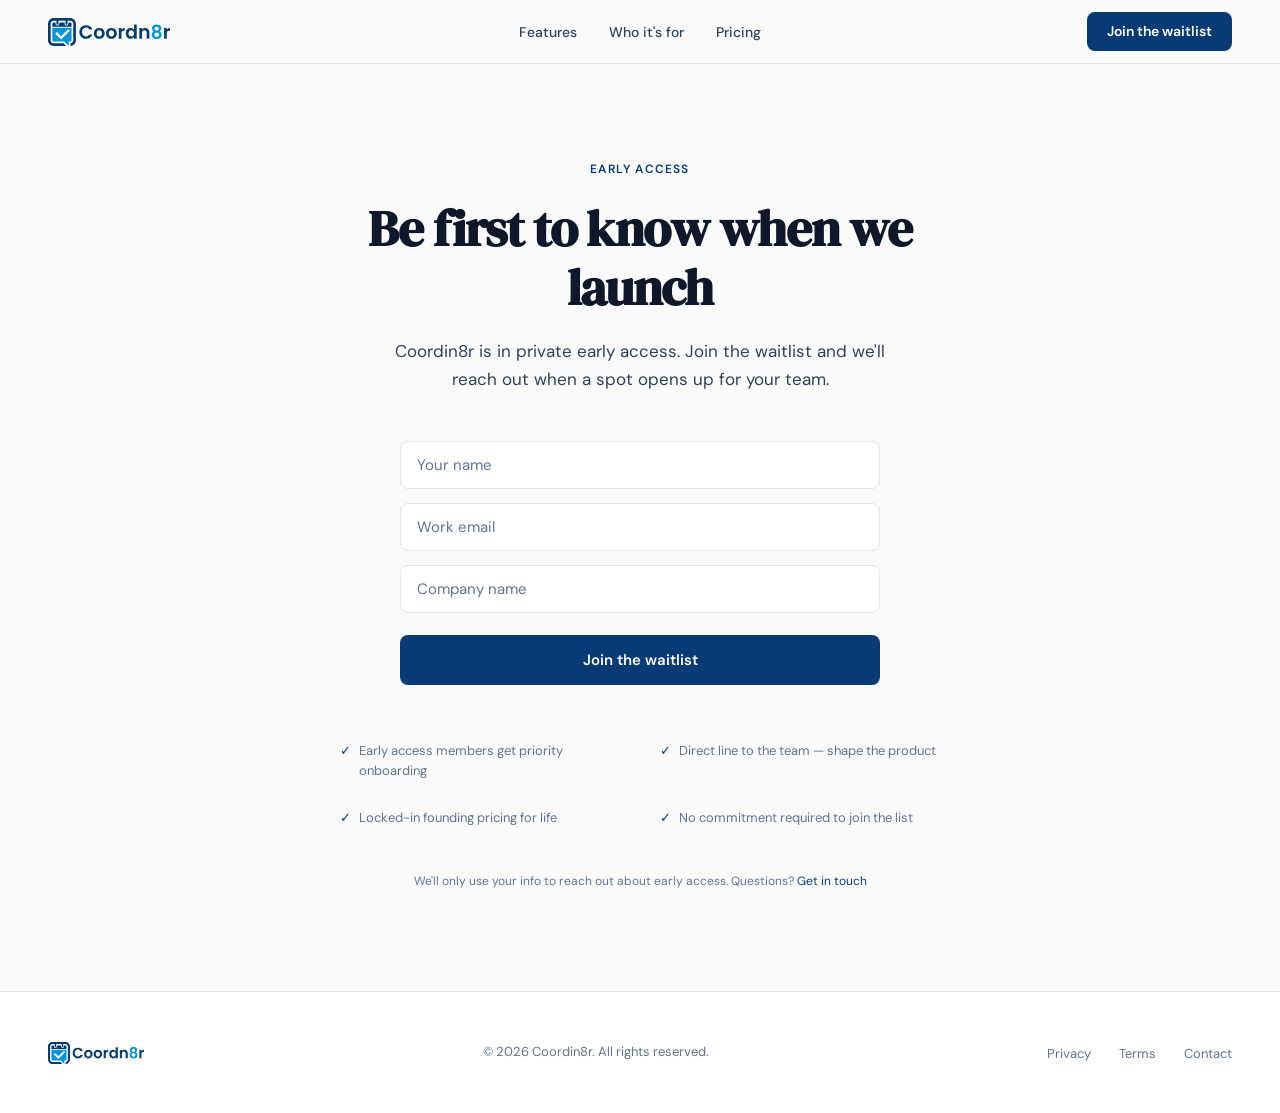
<file: pages/joinwaitlist.html>
<!DOCTYPE html>
<html lang="en">
<head>
<meta charset="UTF-8">
<meta name="viewport" content="width=device-width, initial-scale=1.0">
<title>Join the Waitlist — Coordin8r</title>
<meta name="description" content="Coordin8r is in private early access. Join the waitlist and be first to know when we launch.">
<link rel="preconnect" href="https://fonts.googleapis.com">
<link rel="preconnect" href="https://fonts.gstatic.com" crossorigin>
<link href="https://fonts.googleapis.com/css2?family=DM+Serif+Display:ital@0;1&family=DM+Sans:wght@300;400;500;600&display=swap" rel="stylesheet">
<link rel="stylesheet" href="../css/global.css">
<style>
  .waitlist-page {
    padding: 160px 24px 100px;
    display: flex;
    justify-content: center;
  }

  .waitlist-content {
    width: 100%;
    max-width: 640px;
    text-align: center;
  }

  .waitlist-content .section-label {
    margin-bottom: 20px;
  }

  .waitlist-content h1 {
    font-family: var(--font-serif);
    font-size: clamp(32px, 4vw, 52px);
    color: var(--navy);
    line-height: 1.15;
    letter-spacing: -0.02em;
    margin-bottom: 20px;
  }

  .waitlist-subtitle {
    font-size: 17px;
    color: var(--slate);
    line-height: 1.65;
    margin-bottom: 48px;
    max-width: 520px;
    margin-left: auto;
    margin-right: auto;
  }

  .waitlist-form {
    max-width: 480px;
    margin: 0 auto 48px;
  }

  .waitlist-form .form-group {
    margin-bottom: 14px;
    text-align: left;
  }

  .waitlist-form input {
    width: 100%;
    padding: 13px 16px;
    border: 1.5px solid var(--border);
    border-radius: var(--radius-sm);
    font-family: var(--font-sans);
    font-size: 15px;
    color: var(--navy);
    background: var(--white);
    transition: border-color 0.15s;
    outline: none;
  }

  .waitlist-form input:focus { border-color: var(--blue); }
  .waitlist-form input::placeholder { color: var(--muted); }

  .btn-waitlist {
    width: 100%;
    background: var(--blue);
    color: white;
    padding: 15px;
    border-radius: var(--radius-sm);
    font-size: 15px;
    font-weight: 600;
    border: none;
    cursor: pointer;
    font-family: var(--font-sans);
    margin-top: 8px;
    transition: background 0.15s;
  }
  .btn-waitlist:hover { background: var(--blue-light); }

  .waitlist-confirmation {
    display: none;
    max-width: 480px;
    margin: 0 auto 48px;
    padding: 32px;
    background: var(--blue-dim);
    border-radius: var(--radius-lg);
    font-size: 18px;
    font-weight: 600;
    color: var(--blue);
  }

  .perks-grid {
    display: grid;
    grid-template-columns: 1fr 1fr;
    gap: 12px 40px;
    max-width: 600px;
    margin: 0 auto 36px;
    text-align: left;
  }

  .perk {
    font-size: 13px;
    color: var(--muted);
    line-height: 1.5;
    padding: 8px 0;
    display: flex;
    gap: 8px;
    align-items: flex-start;
  }

  .perk-check {
    color: var(--blue);
    font-weight: 600;
    flex-shrink: 0;
  }

  .waitlist-footnote {
    font-size: 12px;
    color: var(--muted);
    line-height: 1.6;
  }

  .waitlist-footnote a {
    color: var(--blue);
    text-decoration: none;
  }

  #confetti-canvas {
    position: fixed;
    top: 0; left: 0;
    width: 100%; height: 100%;
    pointer-events: none;
    z-index: 9999;
  }

  @media (max-width: 600px) {
    .perks-grid { grid-template-columns: 1fr; gap: 0; }
    .waitlist-page { padding-top: 120px; }
  }
</style>
</head>
<body>

<nav>
  <a href="../index.html" class="nav-logo">
    <img src="../assets/logos/mark/coordn8r-mark.svg" alt="Coordin8r" class="logo-svg">
  </a>
  <ul class="nav-links">
    <li><a href="features.html">Features</a></li>
    <li><a href="who.html">Who it's for</a></li>
    <li><a href="pricing.html">Pricing</a></li>
  </ul>
  <div class="nav-cta">
    <a href="joinwaitlist.html" class="btn-nav active">Join the waitlist</a>
  </div>
  <button class="nav-hamburger" aria-label="Open menu" aria-expanded="false">
    <span></span><span></span><span></span>
  </button>
</nav>

<div class="waitlist-page">
  <div class="waitlist-content">

    <div class="section-label">Early access</div>
    <h1>Be first to know when we launch</h1>
    <p class="waitlist-subtitle">Coordin8r is in private early access. Join the waitlist and we'll reach out when a spot opens up for your team.</p>

    <div class="waitlist-form" id="waitlist-form-wrap">
      <div class="form-group">
        <input type="text" id="wl-name" placeholder="Your name" autocomplete="name">
      </div>
      <div class="form-group">
        <input type="email" id="wl-email" placeholder="Work email" autocomplete="email">
      </div>
      <div class="form-group">
        <input type="text" id="wl-company" placeholder="Company name" autocomplete="organization">
      </div>
      <button class="btn-waitlist" id="wl-btn">Join the waitlist</button>
    </div>

    <div class="waitlist-confirmation" id="wl-confirmation">
      You're on the list. We'll be in touch.
    </div>

    <div class="perks-grid">
      <div class="perk"><span class="perk-check">✓</span><span>Early access members get priority onboarding</span></div>
      <div class="perk"><span class="perk-check">✓</span><span>Direct line to the team — shape the product</span></div>
      <div class="perk"><span class="perk-check">✓</span><span>Locked-in founding pricing for life</span></div>
      <div class="perk"><span class="perk-check">✓</span><span>No commitment required to join the list</span></div>
    </div>

    <p class="waitlist-footnote">We'll only use your info to reach out about early access. Questions? <a href="contact.html">Get in touch</a></p>

  </div>
</div>

<canvas id="confetti-canvas"></canvas>

<footer>
  <a href="../index.html" class="footer-logo">
    <img src="../assets/logos/mark/coordn8r-mark.svg" alt="Coordin8r" class="logo-svg" style="height:22px;">
  </a>
  <span class="footer-copy">© 2026 Coordin8r. All rights reserved.</span>
  <ul class="footer-links">
    <li><a href="privacy.html">Privacy</a></li>
    <li><a href="terms.html">Terms</a></li>
    <li><a href="contact.html">Contact</a></li>
  </ul>
</footer>

<script>
  (function () {
    var btn = document.getElementById('wl-btn');
    var formWrap = document.getElementById('waitlist-form-wrap');
    var confirmation = document.getElementById('wl-confirmation');
    var canvas = document.getElementById('confetti-canvas');
    var ctx = canvas.getContext('2d');

    btn.addEventListener('click', function () {
      launchConfetti();
      setTimeout(function () {
        formWrap.style.display = 'none';
        confirmation.style.display = 'block';
      }, 2800);
    });

    function launchConfetti() {
      canvas.width = window.innerWidth;
      canvas.height = window.innerHeight;

      var colors = ['#083A76', '#1254A8', '#DBEAFE', '#FFFFFF'];
      var particles = [];

      for (var i = 0; i < 180; i++) {
        particles.push({
          x: Math.random() * canvas.width,
          y: -(Math.random() * canvas.height * 0.3),
          w: Math.random() * 10 + 5,
          h: Math.random() * 5 + 3,
          color: colors[Math.floor(Math.random() * colors.length)],
          angle: Math.random() * Math.PI * 2,
          spin: (Math.random() - 0.5) * 0.15,
          vx: (Math.random() - 0.5) * 4,
          vy: Math.random() * 4 + 2,
          opacity: 1
        });
      }

      var startTime = Date.now();
      var duration = 3000;

      function animate() {
        var elapsed = Date.now() - startTime;
        var progress = elapsed / duration;

        ctx.clearRect(0, 0, canvas.width, canvas.height);

        particles.forEach(function (p) {
          p.x += p.vx;
          p.y += p.vy;
          p.angle += p.spin;
          p.opacity = Math.max(0, 1 - Math.pow(progress, 1.5));

          ctx.save();
          ctx.translate(p.x, p.y);
          ctx.rotate(p.angle);
          ctx.globalAlpha = p.opacity;
          ctx.fillStyle = p.color;
          ctx.fillRect(-p.w / 2, -p.h / 2, p.w, p.h);
          ctx.restore();
        });

        if (elapsed < duration) {
          requestAnimationFrame(animate);
        } else {
          ctx.clearRect(0, 0, canvas.width, canvas.height);
        }
      }

      animate();
    }
  })();
</script>
<script src="../js/nav.js"></script>
</body>
</html>
</file>
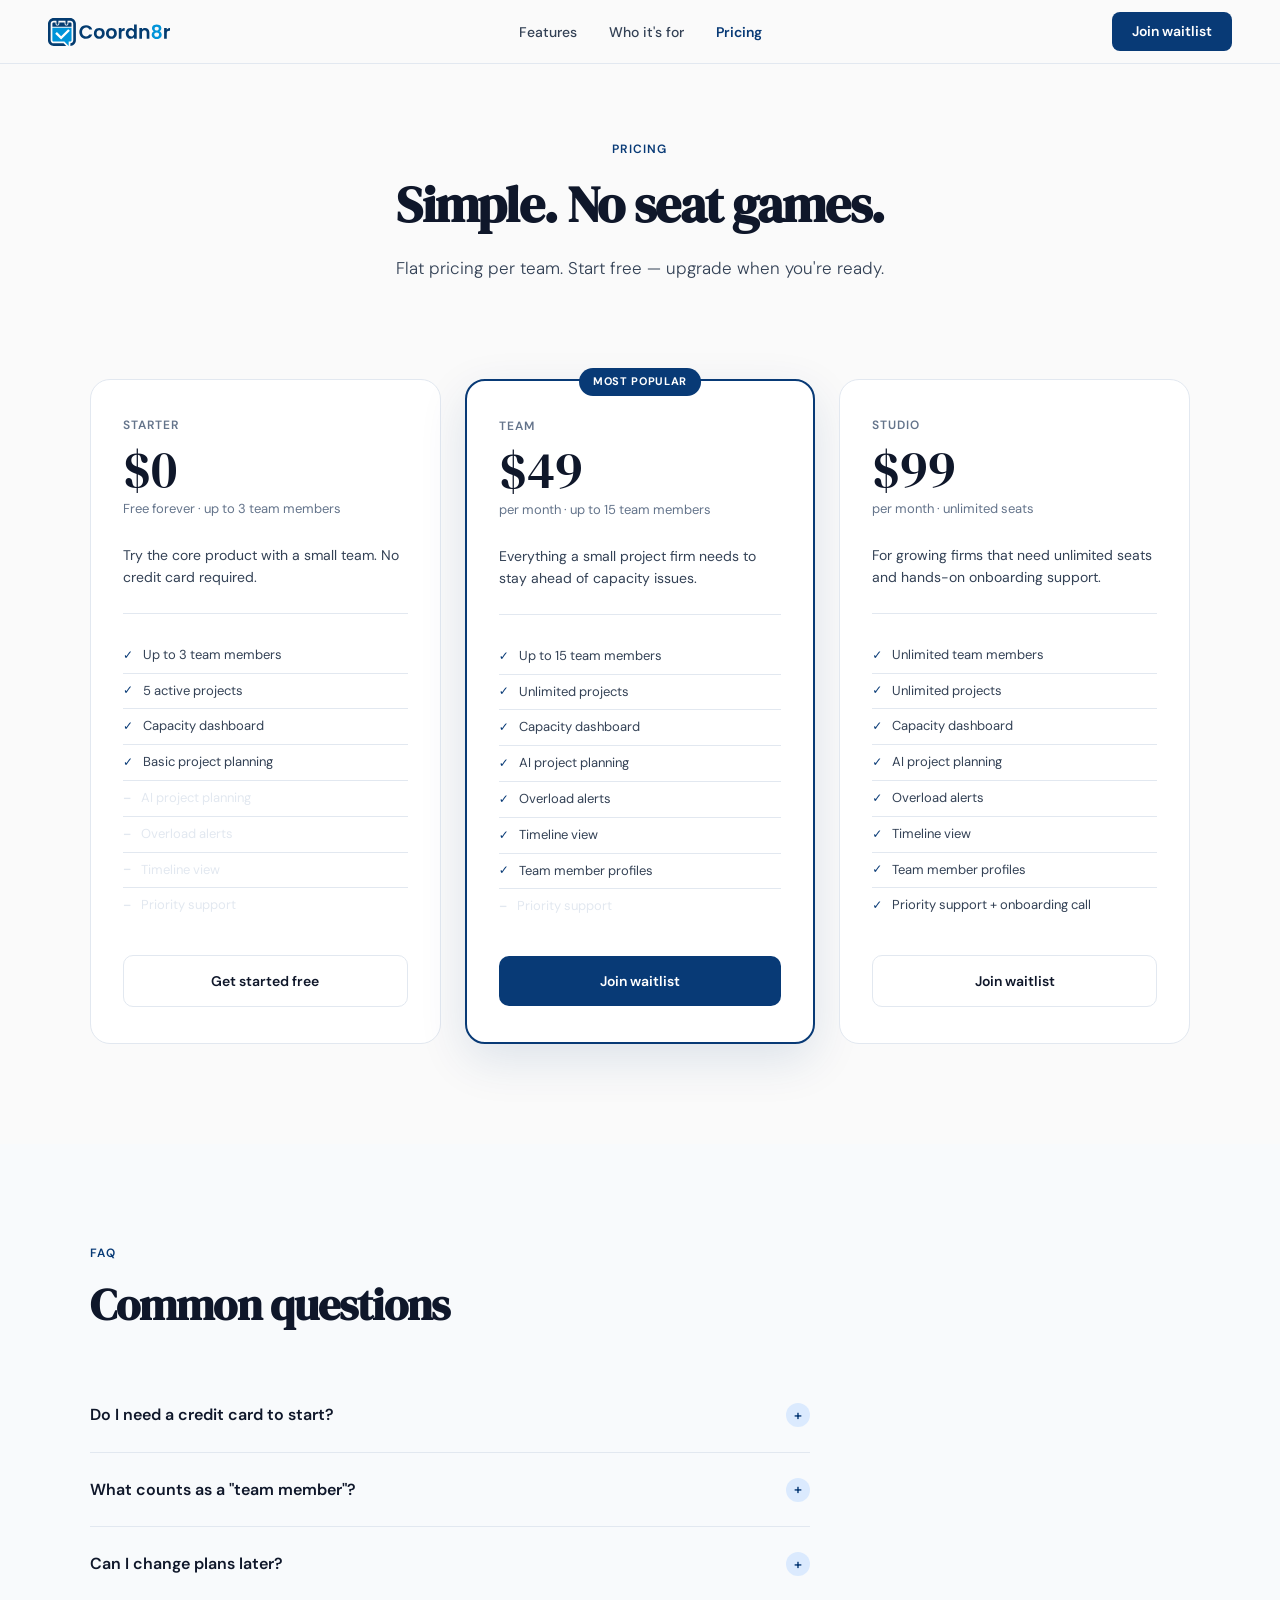
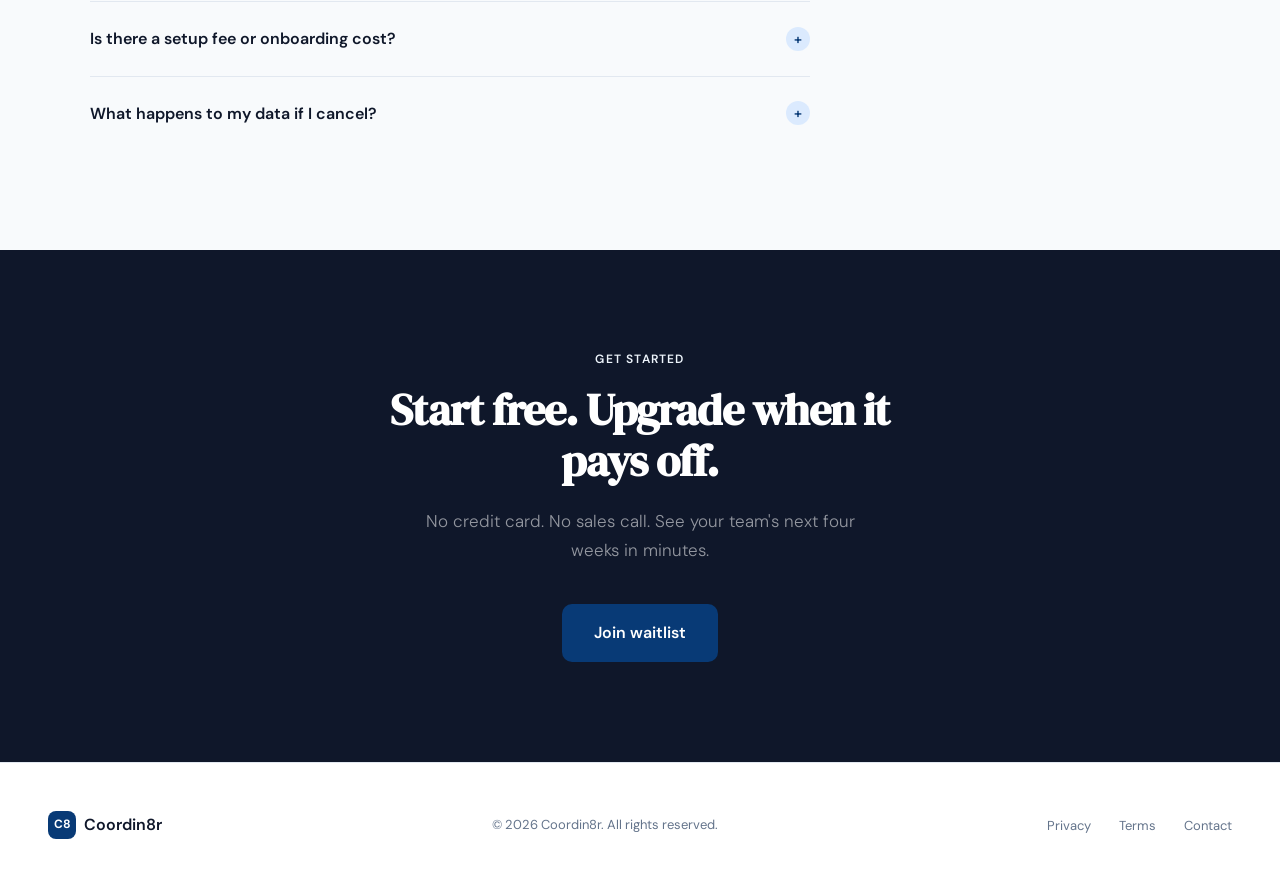
<file: pages/pricing.html>
<!DOCTYPE html>
<html lang="en">
<head>
<meta charset="UTF-8">
<meta name="viewport" content="width=device-width, initial-scale=1.0">
<title>Pricing — Coordin8r</title>
<meta name="description" content="Flat pricing for small teams. Start free with up to 3 members, upgrade when you're ready. No per-seat pricing.">
<link rel="preconnect" href="https://fonts.googleapis.com">
<link rel="preconnect" href="https://fonts.gstatic.com" crossorigin>
<link href="https://fonts.googleapis.com/css2?family=DM+Serif+Display:ital@0;1&family=DM+Sans:wght@300;400;500;600&display=swap" rel="stylesheet">
<link rel="stylesheet" href="../css/global.css">
<style>
  .pricing-grid {
    display: grid;
    grid-template-columns: repeat(3, 1fr);
    gap: 24px;
    margin-top: 56px;
    align-items: start;
  }

  .price-card {
    background: var(--white);
    border: 1px solid var(--border);
    border-radius: 20px;
    padding: 36px 32px;
    transition: box-shadow 0.2s;
  }
  .price-card:hover { box-shadow: 0 12px 40px rgba(15,23,42,0.07); }

  .price-card.featured {
    border-color: var(--blue);
    border-width: 2px;
    box-shadow: 0 16px 48px rgba(8,58,118,0.12);
    position: relative;
  }

  .featured-chip {
    position: absolute;
    top: -13px; left: 50%;
    transform: translateX(-50%);
    background: var(--blue);
    color: white;
    font-size: 11px; font-weight: 700;
    letter-spacing: 0.06em; text-transform: uppercase;
    padding: 5px 14px; border-radius: 100px;
    white-space: nowrap;
  }

  .price-tier { font-size: 12px; font-weight: 600; letter-spacing: 0.08em; text-transform: uppercase; color: var(--muted); margin-bottom: 8px; }
  .price-amount { font-family: var(--font-serif); font-size: 52px; color: var(--navy); line-height: 1; margin-bottom: 4px; }
  .price-per { font-size: 13px; color: var(--muted); margin-bottom: 24px; }
  .price-desc { font-size: 14px; color: var(--slate); line-height: 1.6; margin-bottom: 24px; padding-bottom: 24px; border-bottom: 1px solid var(--border); }

  .price-features { list-style: none; margin-bottom: 32px; }
  .price-features li { font-size: 13px; color: var(--slate); padding: 7px 0; display: flex; align-items: center; gap: 10px; border-bottom: 1px solid var(--border); }
  .price-features li:last-child { border-bottom: none; }
  .price-features li::before { content: '✓'; color: var(--blue); font-weight: 700; font-size: 12px; flex-shrink: 0; }
  .price-features li.muted::before { content: '–'; color: var(--border); }
  .price-features li.muted { color: var(--border); }

  .btn-pricing { display: block; text-align: center; padding: 14px; border-radius: 10px; font-size: 14px; font-weight: 600; text-decoration: none; transition: all 0.15s; }
  .btn-pricing-outline { border: 1.5px solid var(--border); color: var(--navy); }
  .btn-pricing-outline:hover { border-color: var(--blue); color: var(--blue); }
  .btn-pricing-solid { background: var(--blue); color: white; }
  .btn-pricing-solid:hover { background: #052B5C; }

  .faq-list { margin-top: 48px; max-width: 720px; }

  .faq-item {
    padding: 24px 0;
    border-bottom: 1px solid var(--border);
    cursor: pointer;
  }
  .faq-item:last-child { border-bottom: none; }

  .faq-q {
    font-size: 16px;
    font-weight: 600;
    color: var(--navy);
    display: flex;
    justify-content: space-between;
    align-items: center;
    gap: 16px;
  }

  .faq-toggle {
    width: 24px; height: 24px;
    border-radius: 50%;
    background: var(--blue-dim);
    color: var(--blue);
    display: flex; align-items: center; justify-content: center;
    font-size: 14px;
    flex-shrink: 0;
    transition: transform 0.2s;
  }

  .faq-a {
    font-size: 14px;
    color: var(--muted);
    line-height: 1.7;
    margin-top: 0;
    max-height: 0;
    overflow: hidden;
    transition: max-height 0.3s ease, margin-top 0.2s ease;
  }

  .faq-item.open .faq-a { max-height: 200px; margin-top: 12px; }
  .faq-item.open .faq-toggle { transform: rotate(45deg); }

  @media (max-width: 900px) {
    .pricing-grid { grid-template-columns: 1fr; }
  }
</style>
</head>
<body>

<nav>
  <a href="../index.html" class="nav-logo">
    <img src="../assets/logos/mark/coordn8r-mark.svg" alt="Coordin8r" class="logo-svg">
  </a>
  <ul class="nav-links">
    <li><a href="features.html">Features</a></li>
    <li><a href="who.html">Who it's for</a></li>
    <li><a href="pricing.html" class="active">Pricing</a></li>
  </ul>
  <div class="nav-cta">
    <a href="joinwaitlist.html" class="btn-nav">Join waitlist</a>
  </div>
  <button class="nav-hamburger" aria-label="Open menu" aria-expanded="false">
    <span></span><span></span><span></span>
  </button>
</nav>

<div class="page-hero" style="text-align:center; max-width:100%; padding-bottom:40px;">
  <div style="max-width:1100px; margin:0 auto;">
    <div class="section-label">Pricing</div>
    <h1 class="section-headline">Simple. No seat games.</h1>
    <p class="section-sub" style="margin:0 auto;">Flat pricing per team. Start free — upgrade when you're ready.</p>
  </div>
</div>

<section style="padding-top:0;">
  <div class="section-inner">
    <div class="pricing-grid">

      <div class="price-card fade-in">
        <div class="price-tier">Starter</div>
        <div class="price-amount">$0</div>
        <div class="price-per">Free forever · up to 3 team members</div>
        <div class="price-desc">Try the core product with a small team. No credit card required.</div>
        <ul class="price-features">
          <li>Up to 3 team members</li>
          <li>5 active projects</li>
          <li>Capacity dashboard</li>
          <li>Basic project planning</li>
          <li class="muted">AI project planning</li>
          <li class="muted">Overload alerts</li>
          <li class="muted">Timeline view</li>
          <li class="muted">Priority support</li>
        </ul>
        <a href="joinwaitlist.html" class="btn-pricing btn-pricing-outline">Get started free</a>
      </div>

      <div class="price-card featured fade-in">
        <div class="featured-chip">Most popular</div>
        <div class="price-tier">Team</div>
        <div class="price-amount">$49</div>
        <div class="price-per">per month · up to 15 team members</div>
        <div class="price-desc">Everything a small project firm needs to stay ahead of capacity issues.</div>
        <ul class="price-features">
          <li>Up to 15 team members</li>
          <li>Unlimited projects</li>
          <li>Capacity dashboard</li>
          <li>AI project planning</li>
          <li>Overload alerts</li>
          <li>Timeline view</li>
          <li>Team member profiles</li>
          <li class="muted">Priority support</li>
        </ul>
        <a href="joinwaitlist.html" class="btn-pricing btn-pricing-solid">Join waitlist</a>
      </div>

      <div class="price-card fade-in">
        <div class="price-tier">Studio</div>
        <div class="price-amount">$99</div>
        <div class="price-per">per month · unlimited seats</div>
        <div class="price-desc">For growing firms that need unlimited seats and hands-on onboarding support.</div>
        <ul class="price-features">
          <li>Unlimited team members</li>
          <li>Unlimited projects</li>
          <li>Capacity dashboard</li>
          <li>AI project planning</li>
          <li>Overload alerts</li>
          <li>Timeline view</li>
          <li>Team member profiles</li>
          <li>Priority support + onboarding call</li>
        </ul>
        <a href="joinwaitlist.html" class="btn-pricing btn-pricing-outline">Join waitlist</a>
      </div>

    </div>
  </div>
</section>

<!-- FAQ -->
<section style="background:#F8FAFC;">
  <div class="section-inner fade-in">
    <div class="section-label">FAQ</div>
    <h2 class="section-headline">Common questions</h2>

    <div class="faq-list">
      <div class="faq-item">
        <div class="faq-q">Do I need a credit card to start? <span class="faq-toggle">+</span></div>
        <div class="faq-a">No. The Starter plan is completely free and requires no credit card. You only need payment details when upgrading to Team or Studio.</div>
      </div>
      <div class="faq-item">
        <div class="faq-q">What counts as a "team member"? <span class="faq-toggle">+</span></div>
        <div class="faq-a">Anyone with an account in your Coordin8r workspace. Contractors and part-time staff count. View-only guests do not count toward your limit.</div>
      </div>
      <div class="faq-item">
        <div class="faq-q">Can I change plans later? <span class="faq-toggle">+</span></div>
        <div class="faq-a">Yes. You can upgrade or downgrade at any time. Upgrades take effect immediately. Downgrades take effect at your next billing cycle.</div>
      </div>
      <div class="faq-item">
        <div class="faq-q">Is there a setup fee or onboarding cost? <span class="faq-toggle">+</span></div>
        <div class="faq-a">No setup fees on any plan. Studio includes a complimentary onboarding call to help you configure the tool for your team's workflow.</div>
      </div>
      <div class="faq-item">
        <div class="faq-q">What happens to my data if I cancel? <span class="faq-toggle">+</span></div>
        <div class="faq-a">Your data is retained for 30 days after cancellation. You can export everything at any time. After 30 days, it is permanently deleted.</div>
      </div>
    </div>
  </div>
</section>

<!-- CTA -->
<section style="background:var(--navy); text-align:center; padding:100px 48px;">
  <div class="section-label" style="color:var(--blue-pale)">Get started</div>
  <h2 class="section-headline" style="color:white; max-width:520px; margin:0 auto 20px;">Start free. Upgrade when it pays off.</h2>
  <p class="section-sub" style="color:rgba(255,255,255,0.55); max-width:440px; margin:0 auto 40px;">No credit card. No sales call. See your team's next four weeks in minutes.</p>
  <a href="joinwaitlist.html" class="btn-primary" style="font-size:16px; padding:16px 32px;">Join waitlist</a>
</section>

<footer>
  <a href="../index.html" class="footer-logo">
    <div class="logo-mark" style="width:28px;height:28px;font-size:12px;">C8</div>
    Coordin8r
  </a>
  <span class="footer-copy">© 2026 Coordin8r. All rights reserved.</span>
  <ul class="footer-links">
    <li><a href="privacy.html">Privacy</a></li>
    <li><a href="terms.html">Terms</a></li>
    <li><a href="contact.html">Contact</a></li>
  </ul>
</footer>

<script>
  const observer = new IntersectionObserver(entries => {
    entries.forEach(e => { if (e.isIntersecting) { e.target.classList.add('visible'); observer.unobserve(e.target); } });
  }, { threshold: 0.1 });
  document.querySelectorAll('.fade-in').forEach(el => observer.observe(el));

  document.querySelectorAll('.faq-item').forEach(item => {
    item.addEventListener('click', () => item.classList.toggle('open'));
  });
</script>
<script src="../js/nav.js"></script>
</body>
</html>
</file>
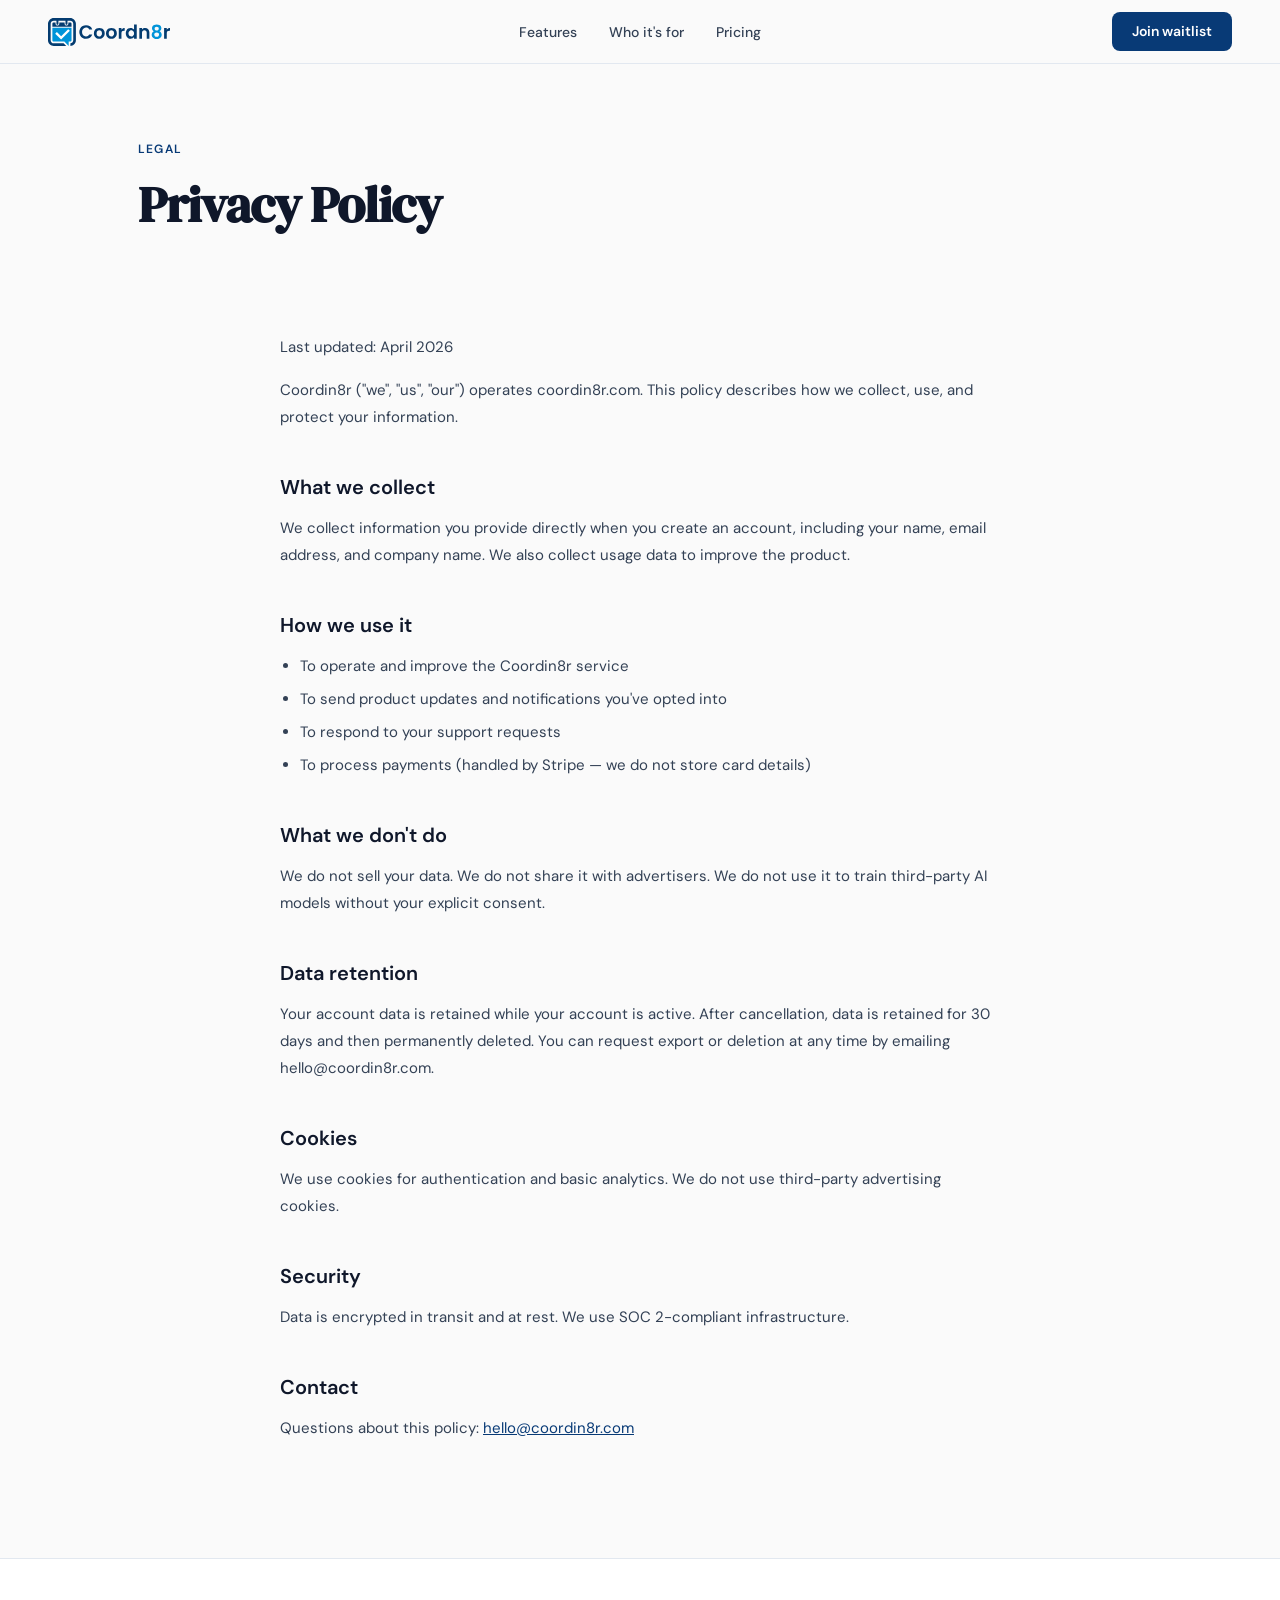
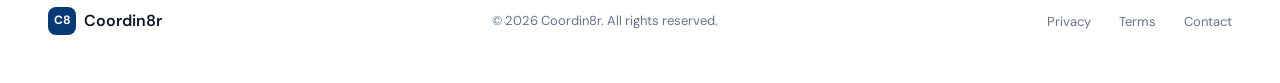
<file: pages/privacy.html>
<!DOCTYPE html>
<html lang="en">
<head>
<meta charset="UTF-8">
<meta name="viewport" content="width=device-width, initial-scale=1.0">
<title>Privacy Policy — Coordin8r</title>
<link rel="preconnect" href="https://fonts.googleapis.com">
<link rel="preconnect" href="https://fonts.gstatic.com" crossorigin>
<link href="https://fonts.googleapis.com/css2?family=DM+Serif+Display:ital@0;1&family=DM+Sans:wght@300;400;500;600&display=swap" rel="stylesheet">
<link rel="stylesheet" href="../css/global.css">
<style>
  .legal-content { max-width: 720px; margin: 0 auto; padding-top: 0; }
  .legal-content h2 { font-size: 20px; font-weight: 600; color: var(--navy); margin: 40px 0 12px; }
  .legal-content p  { font-size: 15px; color: var(--slate); line-height: 1.8; margin-bottom: 16px; }
  .legal-content ul { padding-left: 20px; margin-bottom: 16px; }
  .legal-content li { font-size: 15px; color: var(--slate); line-height: 1.8; margin-bottom: 6px; }
  .legal-date { font-size: 13px; color: var(--muted); margin-bottom: 40px; }
</style>
</head>
<body>

<nav>
  <a href="../index.html" class="nav-logo">
    <img src="../assets/logos/mark/coordn8r-mark.svg" alt="Coordin8r" class="logo-svg">
  </a>
  <ul class="nav-links">
    <li><a href="features.html">Features</a></li>
    <li><a href="who.html">Who it's for</a></li>
    <li><a href="pricing.html">Pricing</a></li>
  </ul>
  <div class="nav-cta">
    <a href="joinwaitlist.html" class="btn-nav">Join waitlist</a>
  </div>
  <button class="nav-hamburger" aria-label="Open menu" aria-expanded="false">
    <span></span><span></span><span></span>
  </button>
</nav>

<div class="page-hero">
  <div class="section-label">Legal</div>
  <h1 class="section-headline">Privacy Policy</h1>
</div>

<section style="padding-top:0;">
  <div class="legal-content">
    <p class="legal-date">Last updated: April 2026</p>

    <p>Coordin8r ("we", "us", "our") operates coordin8r.com. This policy describes how we collect, use, and protect your information.</p>

    <h2>What we collect</h2>
    <p>We collect information you provide directly when you create an account, including your name, email address, and company name. We also collect usage data to improve the product.</p>

    <h2>How we use it</h2>
    <ul>
      <li>To operate and improve the Coordin8r service</li>
      <li>To send product updates and notifications you've opted into</li>
      <li>To respond to your support requests</li>
      <li>To process payments (handled by Stripe — we do not store card details)</li>
    </ul>

    <h2>What we don't do</h2>
    <p>We do not sell your data. We do not share it with advertisers. We do not use it to train third-party AI models without your explicit consent.</p>

    <h2>Data retention</h2>
    <p>Your account data is retained while your account is active. After cancellation, data is retained for 30 days and then permanently deleted. You can request export or deletion at any time by emailing hello@coordin8r.com.</p>

    <h2>Cookies</h2>
    <p>We use cookies for authentication and basic analytics. We do not use third-party advertising cookies.</p>

    <h2>Security</h2>
    <p>Data is encrypted in transit and at rest. We use SOC 2-compliant infrastructure.</p>

    <h2>Contact</h2>
    <p>Questions about this policy: <a href="mailto:hello@coordin8r.com" style="color:var(--blue)">hello@coordin8r.com</a></p>
  </div>
</section>

<footer>
  <a href="../index.html" class="footer-logo">
    <div class="logo-mark" style="width:28px;height:28px;font-size:12px;">C8</div>
    Coordin8r
  </a>
  <span class="footer-copy">© 2026 Coordin8r. All rights reserved.</span>
  <ul class="footer-links">
    <li><a href="privacy.html">Privacy</a></li>
    <li><a href="terms.html">Terms</a></li>
    <li><a href="contact.html">Contact</a></li>
  </ul>
</footer>
<script src="../js/nav.js"></script>
</body>
</html>
</file>
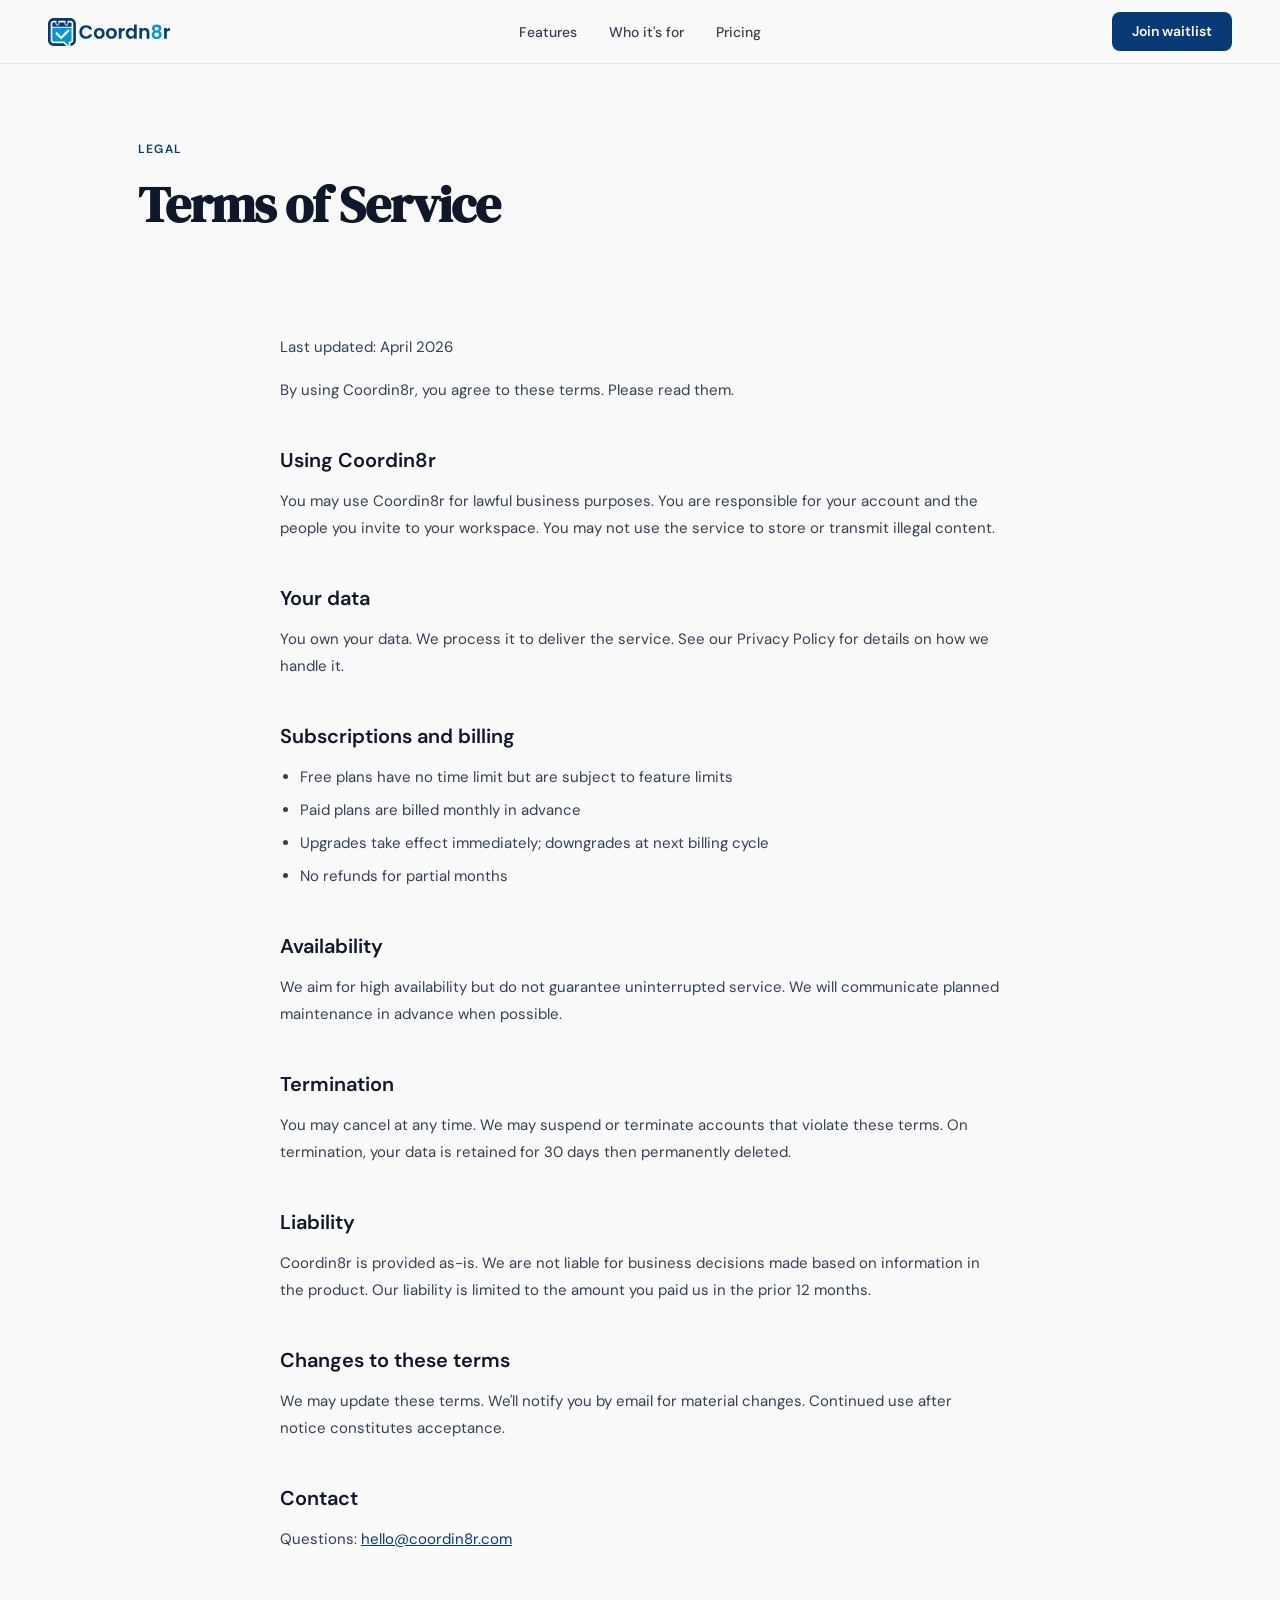
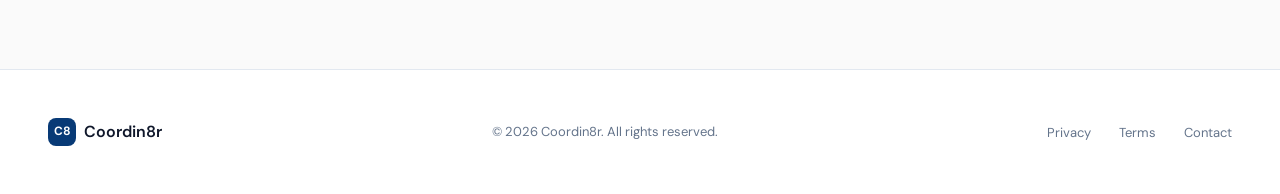
<file: pages/terms.html>
<!DOCTYPE html>
<html lang="en">
<head>
<meta charset="UTF-8">
<meta name="viewport" content="width=device-width, initial-scale=1.0">
<title>Terms of Service — Coordin8r</title>
<link rel="preconnect" href="https://fonts.googleapis.com">
<link rel="preconnect" href="https://fonts.gstatic.com" crossorigin>
<link href="https://fonts.googleapis.com/css2?family=DM+Serif+Display:ital@0;1&family=DM+Sans:wght@300;400;500;600&display=swap" rel="stylesheet">
<link rel="stylesheet" href="../css/global.css">
<style>
  .legal-content { max-width: 720px; margin: 0 auto; padding-top: 0; }
  .legal-content h2 { font-size: 20px; font-weight: 600; color: var(--navy); margin: 40px 0 12px; }
  .legal-content p  { font-size: 15px; color: var(--slate); line-height: 1.8; margin-bottom: 16px; }
  .legal-content ul { padding-left: 20px; margin-bottom: 16px; }
  .legal-content li { font-size: 15px; color: var(--slate); line-height: 1.8; margin-bottom: 6px; }
  .legal-date { font-size: 13px; color: var(--muted); margin-bottom: 40px; }
</style>
</head>
<body>

<nav>
  <a href="../index.html" class="nav-logo">
    <img src="../assets/logos/mark/coordn8r-mark.svg" alt="Coordin8r" class="logo-svg">
  </a>
  <ul class="nav-links">
    <li><a href="features.html">Features</a></li>
    <li><a href="who.html">Who it's for</a></li>
    <li><a href="pricing.html">Pricing</a></li>
  </ul>
  <div class="nav-cta">
    <a href="joinwaitlist.html" class="btn-nav">Join waitlist</a>
  </div>
  <button class="nav-hamburger" aria-label="Open menu" aria-expanded="false">
    <span></span><span></span><span></span>
  </button>
</nav>

<div class="page-hero">
  <div class="section-label">Legal</div>
  <h1 class="section-headline">Terms of Service</h1>
</div>

<section style="padding-top:0;">
  <div class="legal-content">
    <p class="legal-date">Last updated: April 2026</p>

    <p>By using Coordin8r, you agree to these terms. Please read them.</p>

    <h2>Using Coordin8r</h2>
    <p>You may use Coordin8r for lawful business purposes. You are responsible for your account and the people you invite to your workspace. You may not use the service to store or transmit illegal content.</p>

    <h2>Your data</h2>
    <p>You own your data. We process it to deliver the service. See our Privacy Policy for details on how we handle it.</p>

    <h2>Subscriptions and billing</h2>
    <ul>
      <li>Free plans have no time limit but are subject to feature limits</li>
      <li>Paid plans are billed monthly in advance</li>
      <li>Upgrades take effect immediately; downgrades at next billing cycle</li>
      <li>No refunds for partial months</li>
    </ul>

    <h2>Availability</h2>
    <p>We aim for high availability but do not guarantee uninterrupted service. We will communicate planned maintenance in advance when possible.</p>

    <h2>Termination</h2>
    <p>You may cancel at any time. We may suspend or terminate accounts that violate these terms. On termination, your data is retained for 30 days then permanently deleted.</p>

    <h2>Liability</h2>
    <p>Coordin8r is provided as-is. We are not liable for business decisions made based on information in the product. Our liability is limited to the amount you paid us in the prior 12 months.</p>

    <h2>Changes to these terms</h2>
    <p>We may update these terms. We'll notify you by email for material changes. Continued use after notice constitutes acceptance.</p>

    <h2>Contact</h2>
    <p>Questions: <a href="mailto:hello@coordin8r.com" style="color:var(--blue)">hello@coordin8r.com</a></p>
  </div>
</section>

<footer>
  <a href="../index.html" class="footer-logo">
    <div class="logo-mark" style="width:28px;height:28px;font-size:12px;">C8</div>
    Coordin8r
  </a>
  <span class="footer-copy">© 2026 Coordin8r. All rights reserved.</span>
  <ul class="footer-links">
    <li><a href="privacy.html">Privacy</a></li>
    <li><a href="terms.html">Terms</a></li>
    <li><a href="contact.html">Contact</a></li>
  </ul>
</footer>
<script src="../js/nav.js"></script>
</body>
</html>
</file>
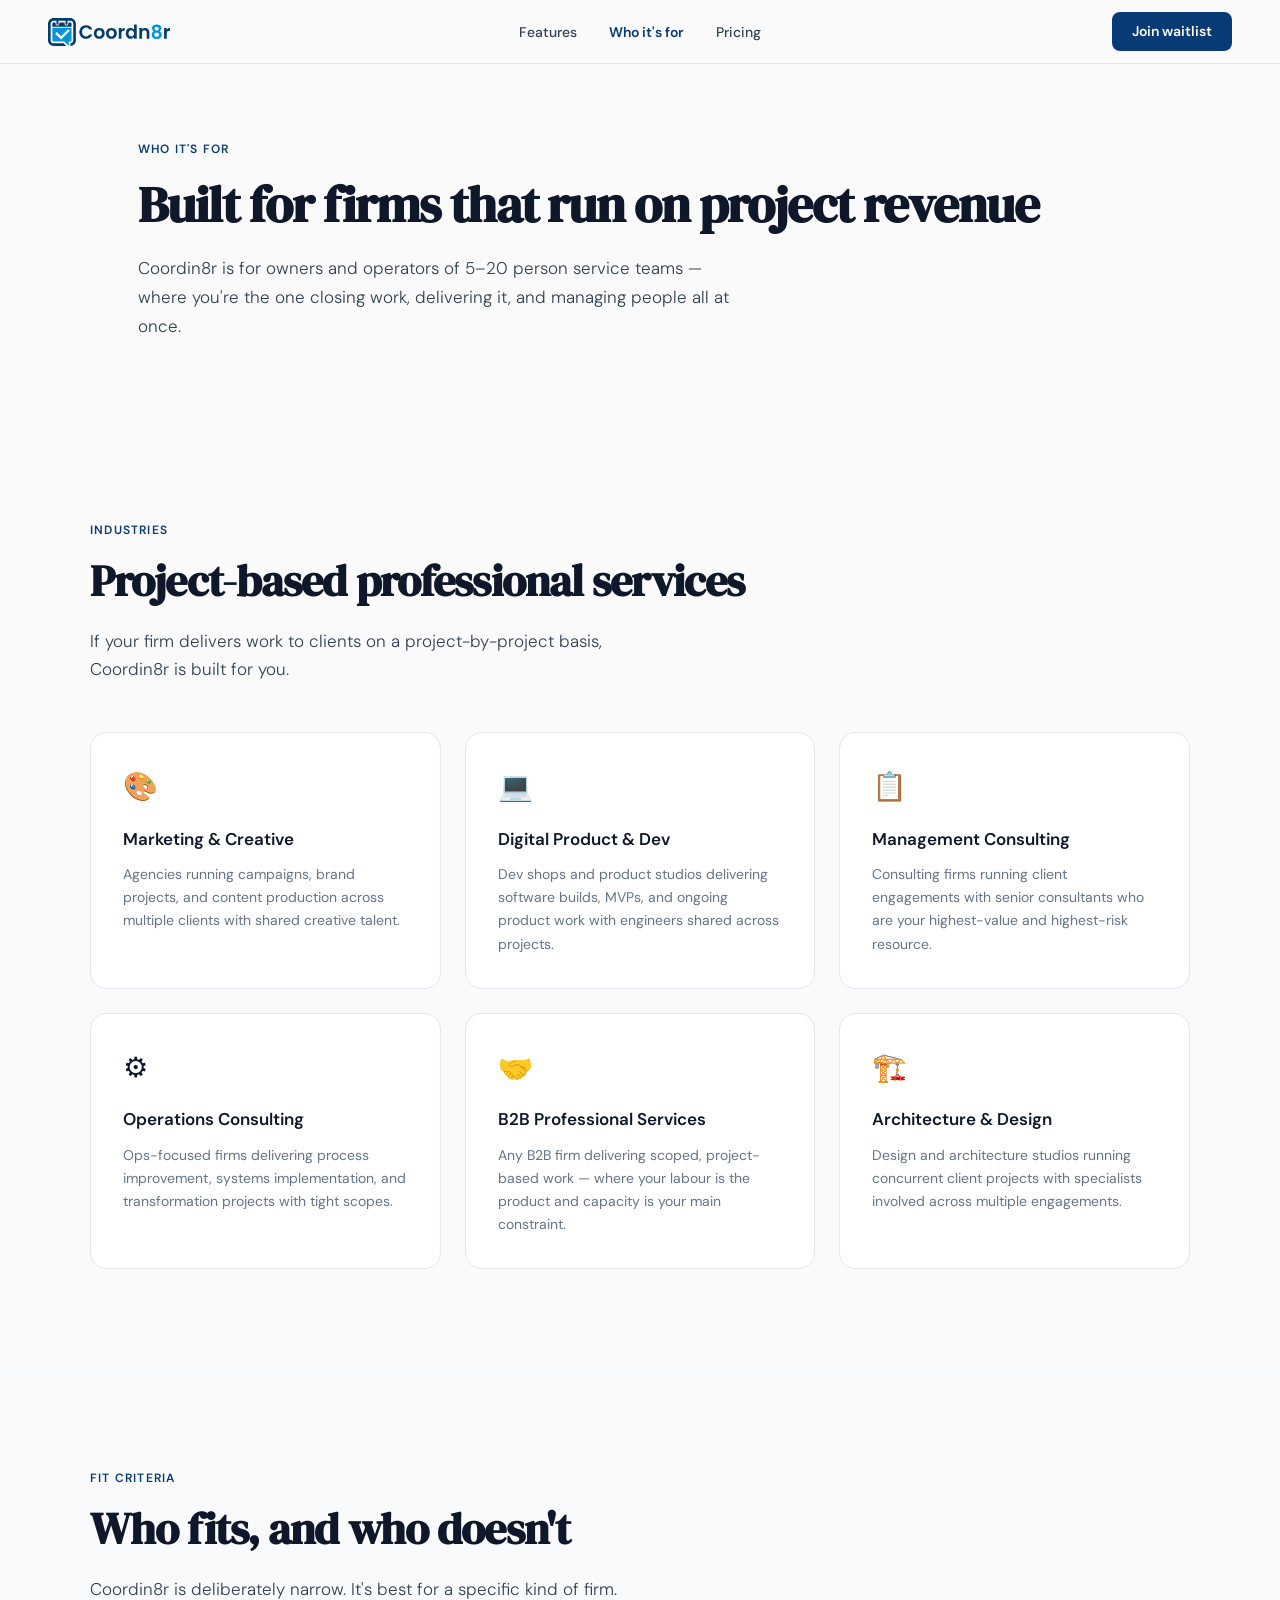
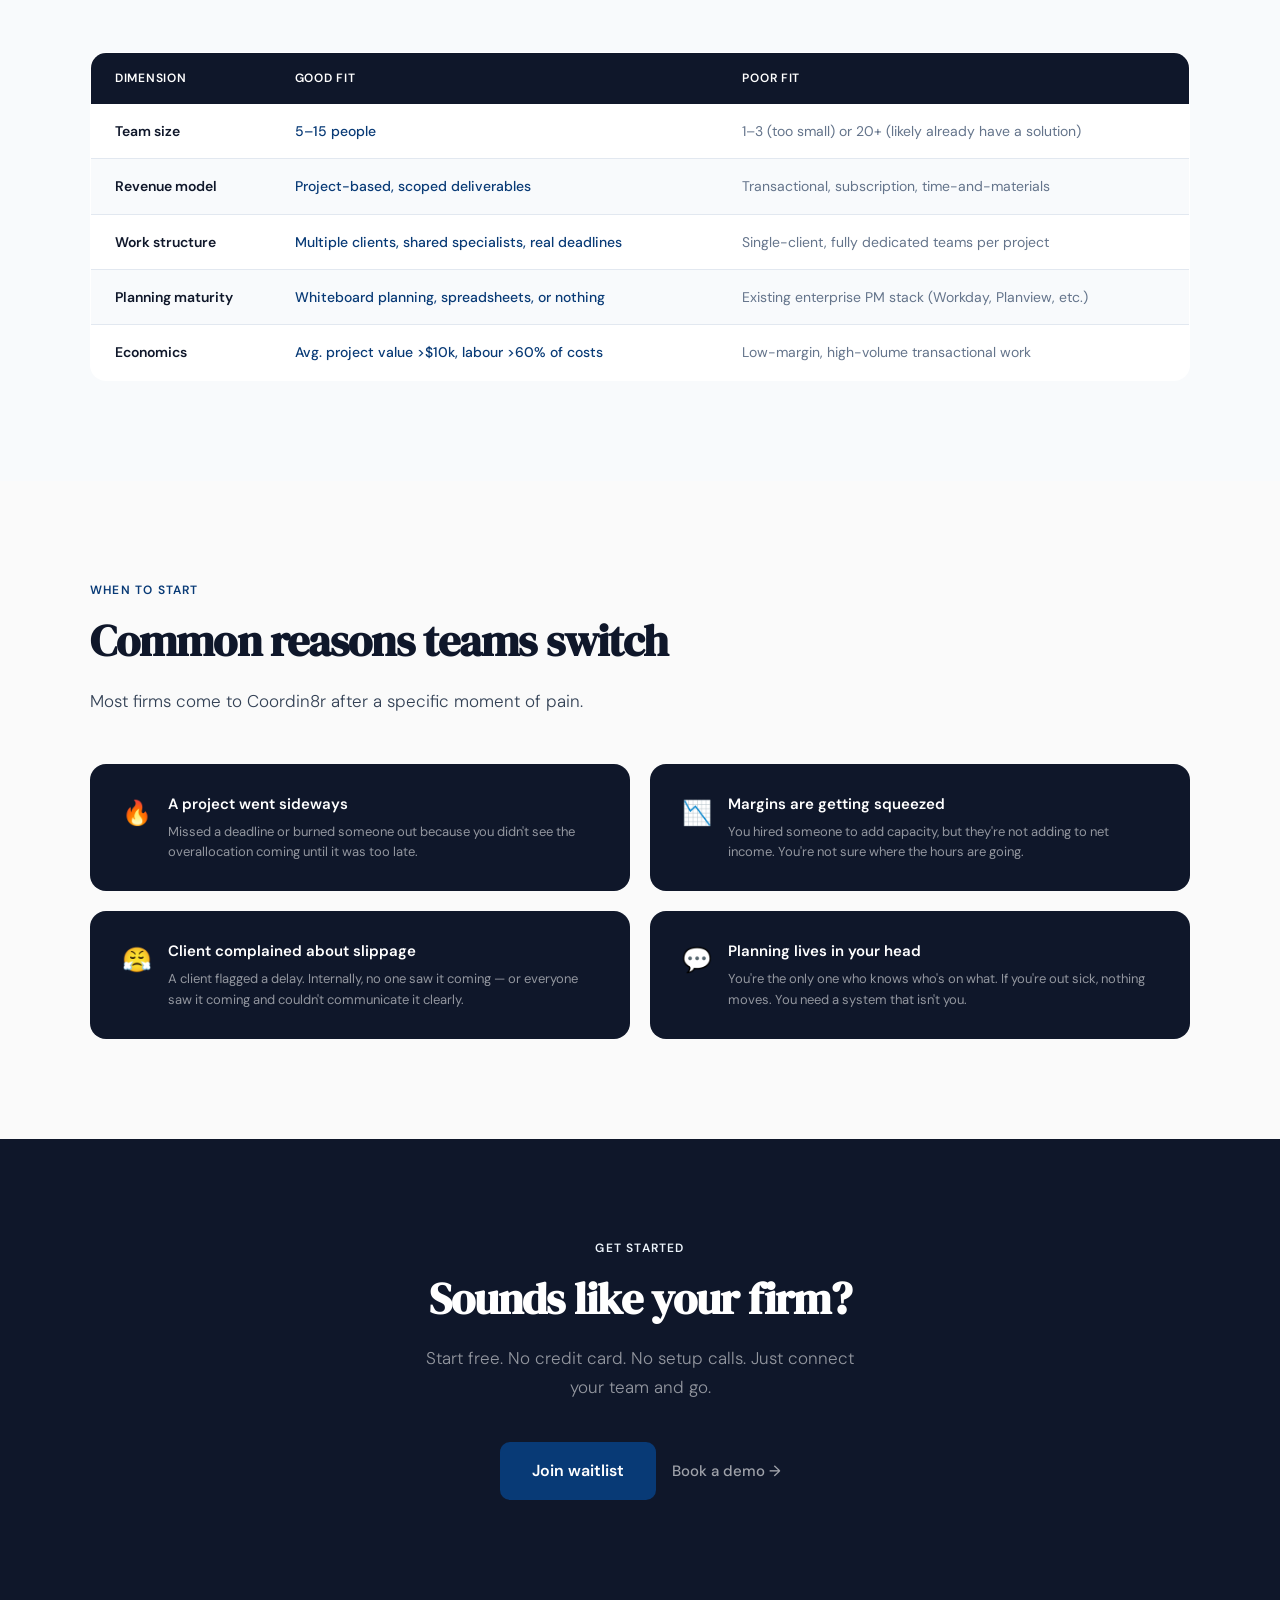
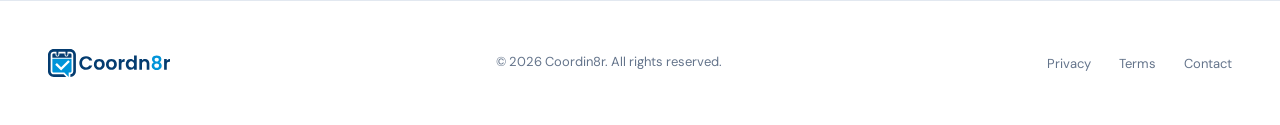
<file: pages/who.html>
<!DOCTYPE html>
<html lang="en">
<head>
<meta charset="UTF-8">
<meta name="viewport" content="width=device-width, initial-scale=1.0">
<title>Who It's For — Coordin8r</title>
<meta name="description" content="Coordin8r is built for 5–20 person project-based firms: marketing agencies, dev shops, consulting firms, and creative studios.">
<link rel="preconnect" href="https://fonts.googleapis.com">
<link rel="preconnect" href="https://fonts.gstatic.com" crossorigin>
<link href="https://fonts.googleapis.com/css2?family=DM+Serif+Display:ital@0;1&family=DM+Sans:wght@300;400;500;600&display=swap" rel="stylesheet">
<link rel="stylesheet" href="../css/global.css">
<style>
  .industry-grid {
    display: grid;
    grid-template-columns: repeat(3, 1fr);
    gap: 24px;
    margin-top: 48px;
  }

  .industry-card {
    background: var(--white);
    border: 1px solid var(--border);
    border-radius: var(--radius-lg);
    padding: 32px;
    transition: box-shadow 0.2s, transform 0.2s;
  }
  .industry-card:hover { box-shadow: 0 12px 40px rgba(15,23,42,0.07); transform: translateY(-2px); }

  .industry-icon { font-size: 28px; margin-bottom: 16px; }
  .industry-card h3 { font-size: 17px; font-weight: 600; color: var(--navy); margin-bottom: 10px; }
  .industry-card p  { font-size: 14px; color: var(--muted); line-height: 1.65; }

  .icp-table {
    width: 100%;
    border-collapse: collapse;
    margin-top: 48px;
    background: var(--white);
    border-radius: var(--radius-lg);
    overflow: hidden;
    border: 1px solid var(--border);
  }

  .icp-table th {
    background: var(--navy);
    color: white;
    font-size: 12px;
    font-weight: 600;
    letter-spacing: 0.06em;
    text-transform: uppercase;
    padding: 16px 24px;
    text-align: left;
  }

  .icp-table td {
    padding: 16px 24px;
    font-size: 14px;
    border-bottom: 1px solid var(--border);
    vertical-align: top;
    line-height: 1.6;
  }

  .icp-table tr:last-child td { border-bottom: none; }
  .icp-table tr:nth-child(even) td { background: #F8FAFC; }

  .icp-table td:first-child { font-weight: 600; color: var(--navy); width: 180px; }
  .td-focus { color: var(--blue); font-weight: 500; }
  .td-avoid { color: var(--muted); }

  .trigger-grid {
    display: grid;
    grid-template-columns: repeat(2, 1fr);
    gap: 20px;
    margin-top: 48px;
  }

  .trigger-card {
    background: var(--navy);
    border-radius: var(--radius-lg);
    padding: 28px 32px;
    display: flex;
    gap: 16px;
    align-items: flex-start;
  }

  .trigger-icon {
    font-size: 24px;
    flex-shrink: 0;
    margin-top: 2px;
  }

  .trigger-card h4 { font-size: 15px; font-weight: 600; color: white; margin-bottom: 6px; }
  .trigger-card p  { font-size: 13px; color: rgba(255,255,255,0.55); line-height: 1.6; }

  @media (max-width: 900px) {
    .industry-grid { grid-template-columns: 1fr; }
    .trigger-grid  { grid-template-columns: 1fr; }
    .icp-table { display: block; overflow-x: auto; }
  }
</style>
</head>
<body>

<nav>
  <a href="../index.html" class="nav-logo">
    <img src="../assets/logos/mark/coordn8r-mark.svg" alt="Coordin8r" class="logo-svg">
  </a>
  <ul class="nav-links">
    <li><a href="features.html">Features</a></li>
    <li><a href="who.html" class="active">Who it's for</a></li>
    <li><a href="pricing.html">Pricing</a></li>
  </ul>
  <div class="nav-cta">
    <a href="joinwaitlist.html" class="btn-nav">Join waitlist</a>
  </div>
  <button class="nav-hamburger" aria-label="Open menu" aria-expanded="false">
    <span></span><span></span><span></span>
  </button>
</nav>

<div class="page-hero">
  <div class="section-label">Who it's for</div>
  <h1 class="section-headline">Built for firms that run on project revenue</h1>
  <p class="section-sub">Coordin8r is for owners and operators of 5–20 person service teams — where you're the one closing work, delivering it, and managing people all at once.</p>
</div>

<!-- Industries -->
<section>
  <div class="section-inner">
    <div class="fade-in">
      <div class="section-label">Industries</div>
      <h2 class="section-headline">Project-based professional services</h2>
      <p class="section-sub">If your firm delivers work to clients on a project-by-project basis, Coordin8r is built for you.</p>
    </div>

    <div class="industry-grid">
      <div class="industry-card fade-in">
        <div class="industry-icon">🎨</div>
        <h3>Marketing & Creative</h3>
        <p>Agencies running campaigns, brand projects, and content production across multiple clients with shared creative talent.</p>
      </div>
      <div class="industry-card fade-in">
        <div class="industry-icon">💻</div>
        <h3>Digital Product & Dev</h3>
        <p>Dev shops and product studios delivering software builds, MVPs, and ongoing product work with engineers shared across projects.</p>
      </div>
      <div class="industry-card fade-in">
        <div class="industry-icon">📋</div>
        <h3>Management Consulting</h3>
        <p>Consulting firms running client engagements with senior consultants who are your highest-value and highest-risk resource.</p>
      </div>
      <div class="industry-card fade-in">
        <div class="industry-icon">⚙️</div>
        <h3>Operations Consulting</h3>
        <p>Ops-focused firms delivering process improvement, systems implementation, and transformation projects with tight scopes.</p>
      </div>
      <div class="industry-card fade-in">
        <div class="industry-icon">🤝</div>
        <h3>B2B Professional Services</h3>
        <p>Any B2B firm delivering scoped, project-based work — where your labour is the product and capacity is your main constraint.</p>
      </div>
      <div class="industry-card fade-in">
        <div class="industry-icon">🏗️</div>
        <h3>Architecture & Design</h3>
        <p>Design and architecture studios running concurrent client projects with specialists involved across multiple engagements.</p>
      </div>
    </div>
  </div>
</section>

<!-- ICP table -->
<section style="background:#F8FAFC;">
  <div class="section-inner fade-in">
    <div class="section-label">Fit criteria</div>
    <h2 class="section-headline">Who fits, and who doesn't</h2>
    <p class="section-sub">Coordin8r is deliberately narrow. It's best for a specific kind of firm.</p>

    <table class="icp-table">
      <thead>
        <tr>
          <th>Dimension</th>
          <th>Good fit</th>
          <th>Poor fit</th>
        </tr>
      </thead>
      <tbody>
        <tr>
          <td>Team size</td>
          <td class="td-focus">5–15 people</td>
          <td class="td-avoid">1–3 (too small) or 20+ (likely already have a solution)</td>
        </tr>
        <tr>
          <td>Revenue model</td>
          <td class="td-focus">Project-based, scoped deliverables</td>
          <td class="td-avoid">Transactional, subscription, time-and-materials</td>
        </tr>
        <tr>
          <td>Work structure</td>
          <td class="td-focus">Multiple clients, shared specialists, real deadlines</td>
          <td class="td-avoid">Single-client, fully dedicated teams per project</td>
        </tr>
        <tr>
          <td>Planning maturity</td>
          <td class="td-focus">Whiteboard planning, spreadsheets, or nothing</td>
          <td class="td-avoid">Existing enterprise PM stack (Workday, Planview, etc.)</td>
        </tr>
        <tr>
          <td>Economics</td>
          <td class="td-focus">Avg. project value &gt;$10k, labour &gt;60% of costs</td>
          <td class="td-avoid">Low-margin, high-volume transactional work</td>
        </tr>
      </tbody>
    </table>
  </div>
</section>

<!-- Triggers -->
<section>
  <div class="section-inner">
    <div class="fade-in">
      <div class="section-label">When to start</div>
      <h2 class="section-headline">Common reasons teams switch</h2>
      <p class="section-sub">Most firms come to Coordin8r after a specific moment of pain.</p>
    </div>

    <div class="trigger-grid">
      <div class="trigger-card fade-in">
        <div class="trigger-icon">🔥</div>
        <div>
          <h4>A project went sideways</h4>
          <p>Missed a deadline or burned someone out because you didn't see the overallocation coming until it was too late.</p>
        </div>
      </div>
      <div class="trigger-card fade-in">
        <div class="trigger-icon">📉</div>
        <div>
          <h4>Margins are getting squeezed</h4>
          <p>You hired someone to add capacity, but they're not adding to net income. You're not sure where the hours are going.</p>
        </div>
      </div>
      <div class="trigger-card fade-in">
        <div class="trigger-icon">😤</div>
        <div>
          <h4>Client complained about slippage</h4>
          <p>A client flagged a delay. Internally, no one saw it coming — or everyone saw it coming and couldn't communicate it clearly.</p>
        </div>
      </div>
      <div class="trigger-card fade-in">
        <div class="trigger-icon">💬</div>
        <div>
          <h4>Planning lives in your head</h4>
          <p>You're the only one who knows who's on what. If you're out sick, nothing moves. You need a system that isn't you.</p>
        </div>
      </div>
    </div>
  </div>
</section>

<!-- CTA -->
<section style="background:var(--navy); text-align:center; padding:100px 48px;">
  <div class="section-label" style="color:var(--blue-pale)">Get started</div>
  <h2 class="section-headline" style="color:white; max-width:520px; margin:0 auto 20px;">Sounds like your firm?</h2>
  <p class="section-sub" style="color:rgba(255,255,255,0.55); max-width:440px; margin:0 auto 40px;">Start free. No credit card. No setup calls. Just connect your team and go.</p>
  <div style="display:flex; gap:16px; justify-content:center; align-items:center;">
    <a href="joinwaitlist.html" class="btn-primary" style="font-size:16px; padding:16px 32px;">Join waitlist</a>
    <a href="demo.html" style="color:rgba(255,255,255,0.6); font-size:15px; text-decoration:none; font-weight:500;">Book a demo →</a>
  </div>
</section>

<footer>
  <a href="../index.html" class="footer-logo">
    <img src="../assets/logos/mark/coordn8r-mark.svg" alt="Coordin8r" class="logo-svg">
  </a>
  <span class="footer-copy">© 2026 Coordin8r. All rights reserved.</span>
  <ul class="footer-links">
    <li><a href="privacy.html">Privacy</a></li>
    <li><a href="terms.html">Terms</a></li>
    <li><a href="contact.html">Contact</a></li>
  </ul>
</footer>

<script>
  const observer = new IntersectionObserver(entries => {
    entries.forEach(e => { if (e.isIntersecting) { e.target.classList.add('visible'); observer.unobserve(e.target); } });
  }, { threshold: 0.1 });
  document.querySelectorAll('.fade-in').forEach(el => observer.observe(el));
</script>
<script src="../js/nav.js"></script>
</body>
</html>
</file>
<file: css/global.css>
/* ============================================================
   Coordin8r — Global Stylesheet
   Shared across all pages
   ============================================================ */

@import url('https://fonts.googleapis.com/css2?family=DM+Serif+Display:ital@0;1&family=DM+Sans:wght@300;400;500;600&display=swap');

/* ── TOKENS ── */
:root {
  --blue: #083A76;
  --blue-light: #1254A8;
  --blue-dim: #DBEAFE;
  --blue-pale: #EDF4FB;
  --navy: #0F172A;
  --slate: #334155;
  --muted: #64748B;
  --border: #E2E8F0;
  --bg: #FAFAFA;
  --white: #FFFFFF;
  --amber: #F59E0B;
  --red: #EF4444;
  --red-bg: #FEE2E2;
  --red-text: #B91C1C;
  --font-serif: 'DM Serif Display', Georgia, serif;
  --font-sans: 'DM Sans', system-ui, sans-serif;
  --radius-sm: 8px;
  --radius-md: 12px;
  --radius-lg: 16px;
  --radius-xl: 20px;
}

/* ── RESET ── */
*, *::before, *::after { box-sizing: border-box; margin: 0; padding: 0; }
html { scroll-behavior: smooth; }

body {
  font-family: var(--font-sans);
  background: var(--bg);
  color: var(--navy);
  line-height: 1.6;
  overflow-x: hidden;
}

/* ── NAV ── */
nav {
  position: fixed;
  top: 0; left: 0; right: 0;
  z-index: 100;
  background: rgba(250,250,250,0.88);
  backdrop-filter: blur(12px);
  border-bottom: 1px solid var(--border);
  padding: 0 48px;
  height: 64px;
  display: grid;
  grid-template-columns: 1fr auto 1fr;
  align-items: center;
}

.nav-logo {
  display: flex;
  align-items: center;
  text-decoration: none;
}

.logo-svg {
  height: 28px;
  width: auto;
  display: block;
}

.logo-mark {
  width: 32px; height: 32px;
  background: var(--blue);
  border-radius: 8px;
  display: flex; align-items: center; justify-content: center;
  color: white;
  font-size: 14px;
  font-weight: 700;
  letter-spacing: -0.5px;
}

.nav-links {
  display: flex;
  align-items: center;
  gap: 32px;
  list-style: none;
  justify-content: center;
}

.nav-cta {
  display: flex;
  justify-content: flex-end;
}

.nav-links a {
  font-size: 14px;
  font-weight: 500;
  color: var(--slate);
  text-decoration: none;
  transition: color 0.15s;
}
.nav-links a:hover { color: var(--blue); }
.nav-links a.active { color: var(--blue); font-weight: 600; }

.btn-nav {
  background: var(--blue);
  color: white;
  padding: 8px 20px;
  border-radius: var(--radius-sm);
  font-weight: 600;
  font-size: 14px;
  text-decoration: none;
  transition: background 0.15s;
}
.btn-nav:hover { background: #052B5C; }

/* ── HAMBURGER ── */
.nav-hamburger {
  display: none;
  flex-direction: column;
  justify-content: center;
  gap: 5px;
  background: none;
  border: none;
  cursor: pointer;
  padding: 4px;
  margin-left: auto;
}
.nav-hamburger span {
  display: block;
  width: 22px;
  height: 2px;
  background: var(--navy);
  border-radius: 2px;
  transition: transform 0.2s, opacity 0.2s;
}
nav.open .nav-hamburger span:nth-child(1) { transform: translateY(7px) rotate(45deg); }
nav.open .nav-hamburger span:nth-child(2) { opacity: 0; }
nav.open .nav-hamburger span:nth-child(3) { transform: translateY(-7px) rotate(-45deg); }

/* ── BUTTONS ── */
.btn-primary {
  background: var(--blue);
  color: white;
  padding: 14px 28px;
  border-radius: 10px;
  font-size: 15px;
  font-weight: 600;
  text-decoration: none;
  transition: background 0.15s, transform 0.1s;
  display: inline-flex;
  align-items: center;
  gap: 8px;
}
.btn-primary:hover { background: #052B5C; transform: translateY(-1px); }

.btn-ghost {
  color: var(--slate);
  font-size: 15px;
  font-weight: 500;
  text-decoration: none;
  display: inline-flex;
  align-items: center;
  gap: 6px;
  transition: color 0.15s;
}
.btn-ghost:hover { color: var(--blue); }

.btn-outline {
  border: 1.5px solid var(--border);
  color: var(--navy);
  padding: 13px 24px;
  border-radius: 10px;
  font-size: 14px;
  font-weight: 600;
  text-decoration: none;
  transition: border-color 0.15s, color 0.15s;
  display: inline-flex;
  align-items: center;
  gap: 8px;
}
.btn-outline:hover { border-color: var(--blue); color: var(--blue); }

/* ── SECTION SHARED ── */
section { padding: 100px 48px; }

.section-inner {
  max-width: 1100px;
  margin: 0 auto;
}

.section-label {
  font-size: 12px;
  font-weight: 600;
  letter-spacing: 0.1em;
  text-transform: uppercase;
  color: var(--blue);
  margin-bottom: 16px;
}

.section-headline {
  font-family: var(--font-serif);
  font-size: clamp(30px, 3.5vw, 44px);
  line-height: 1.15;
  letter-spacing: -0.02em;
  color: var(--navy);
  margin-bottom: 20px;
}

.section-sub {
  font-size: 17px;
  color: var(--slate);
  font-weight: 300;
  max-width: 540px;
  line-height: 1.7;
}

/* ── PAGE HERO (inner pages) ── */
.page-hero {
  padding: 140px 48px 80px;
  max-width: 1100px;
  margin: 0 auto;
}

.page-hero .section-headline {
  font-size: clamp(36px, 4vw, 52px);
  margin-bottom: 20px;
}

.page-hero .section-sub {
  max-width: 600px;
}

/* ── DARK SECTIONS ── */
.section-dark {
  background: var(--navy);
  color: white;
}
.section-dark .section-label { color: var(--blue-pale); }
.section-dark .section-headline { color: white; }
.section-dark .section-sub { color: rgba(255,255,255,0.6); }

/* ── FOOTER ── */
footer {
  background: var(--white);
  border-top: 1px solid var(--border);
  padding: 48px;
  display: flex;
  align-items: center;
  justify-content: space-between;
}

.footer-logo {
  display: flex;
  align-items: center;
  gap: 8px;
  color: var(--navy);
  font-weight: 600;
  font-size: 16px;
  text-decoration: none;
}

.footer-copy {
  font-size: 13px;
  color: var(--muted);
}

.footer-links {
  display: flex;
  gap: 28px;
  list-style: none;
}

.footer-links a {
  font-size: 13px;
  color: var(--muted);
  text-decoration: none;
  transition: color 0.15s;
}
.footer-links a:hover { color: var(--navy); }

/* ── ANIMATIONS ── */
.fade-in {
  opacity: 0;
  transform: translateY(20px);
  transition: opacity 0.6s ease, transform 0.6s ease;
}
.fade-in.visible {
  opacity: 1;
  transform: translateY(0);
}

/* ── RESPONSIVE ── */
@media (max-width: 900px) {
  nav {
    padding: 0 24px;
    display: flex;
    flex-wrap: wrap;
    align-items: center;
    height: 64px;
    overflow: hidden;
    transition: height 0.25s ease;
  }
  .nav-logo { flex: 1; }
  .nav-hamburger { display: flex; }
  .nav-links { display: none; }
  .nav-cta { display: none; }

  nav.open { height: auto; overflow: visible; }

  nav.open .nav-links {
    display: flex;
    flex-direction: column;
    align-items: stretch;
    gap: 0;
    width: 100%;
    order: 3;
    border-top: 1px solid var(--border);
    margin-top: 8px;
    padding-bottom: 4px;
  }
  nav.open .nav-links li { width: 100%; list-style: none; }
  nav.open .nav-links a {
    display: block;
    padding: 13px 0;
    font-size: 15px;
    border-bottom: 1px solid var(--border);
  }
  nav.open .nav-cta {
    display: flex;
    width: 100%;
    order: 4;
    padding: 14px 0 10px;
  }
  nav.open .nav-cta .btn-nav {
    width: 100%;
    text-align: center;
    padding: 12px;
  }

  section { padding: 72px 24px; }
  .page-hero { padding: 100px 24px 60px; }
  footer { flex-direction: column; gap: 24px; text-align: center; padding: 40px 24px; }
}
</file>
